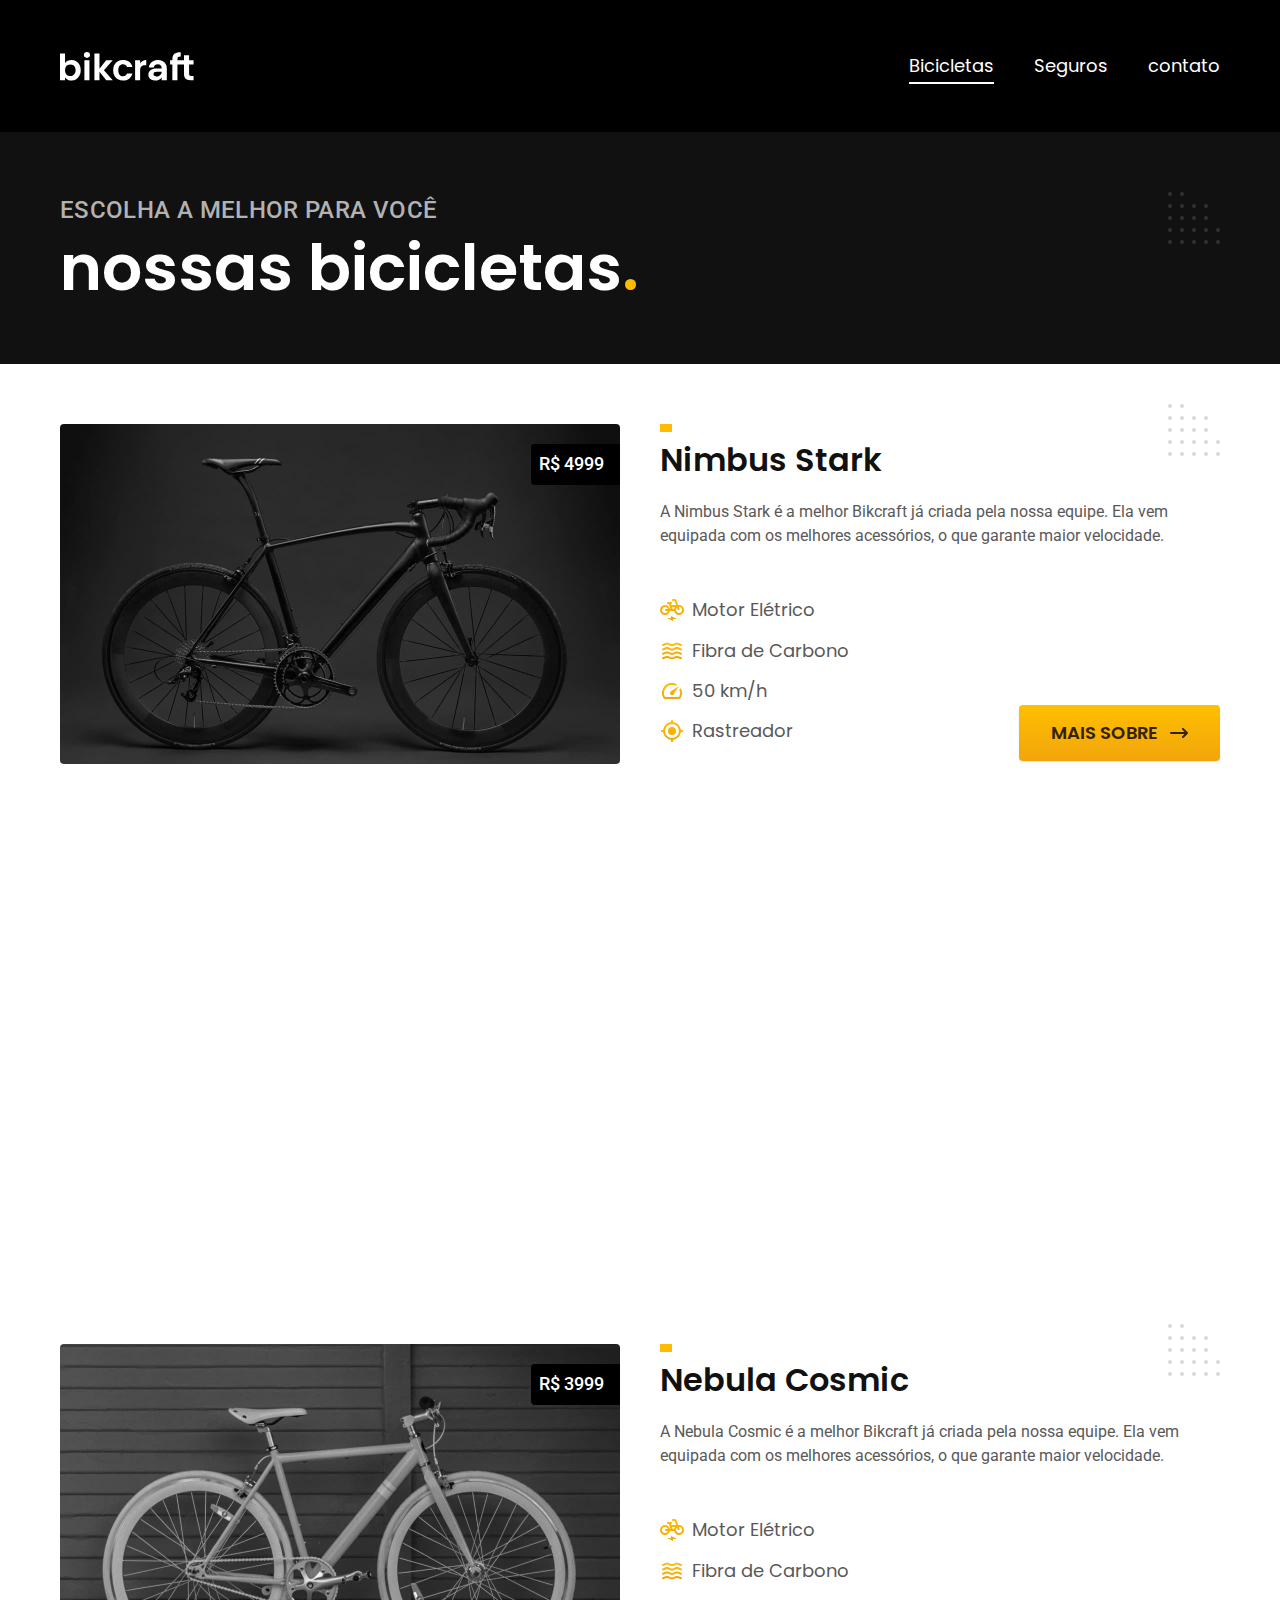
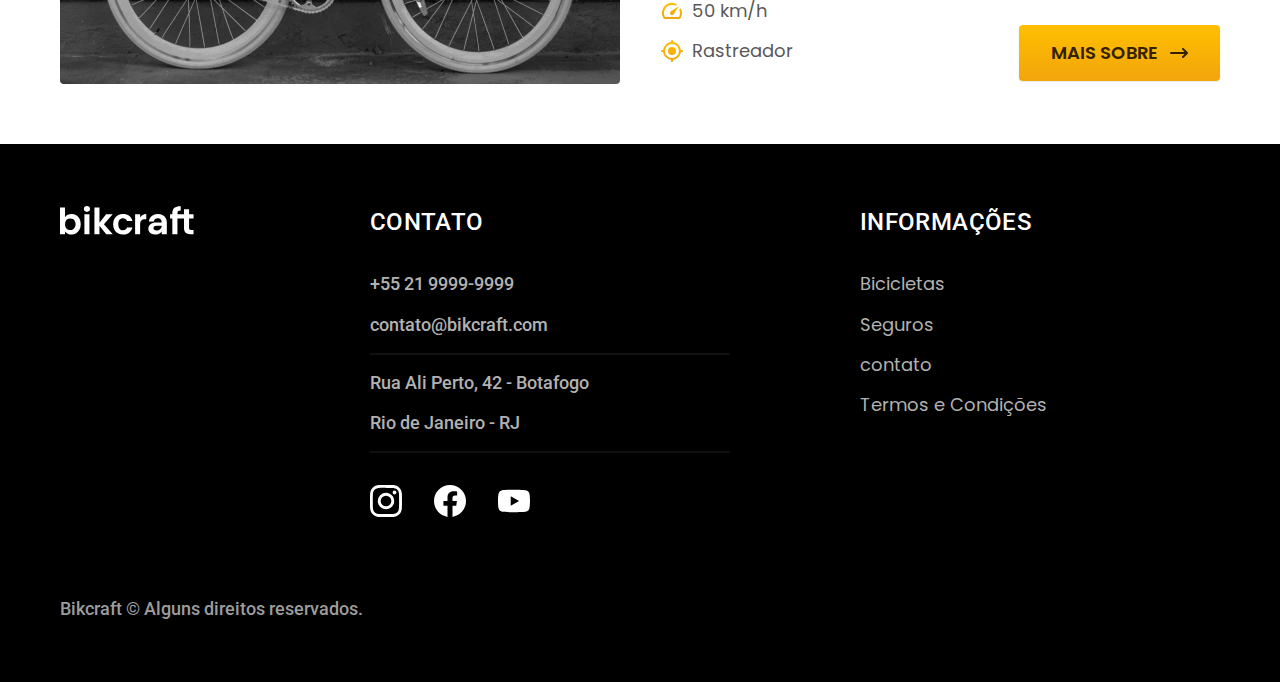
<file: bicicletas.html>
<!DOCTYPE html>
<html lang="pt-br">

<head>
  <link rel="preconnect" href="https://fonts.googleapis.com">
  <link rel="preconnect" href="https://fonts.gstatic.com" crossorigin>
  <meta charset="UTF-8">
  <meta name="viewport" content="width=device-width, initial-scale=1.0">
  <title>Bicicletas | Bikcraft</title>
  <meta name="description" content="Bicicletas">
  <link href="https://fonts.googleapis.com/css2?family=Merriweather:ital,wght@1,900&family=Poppins:wght@400;600&family=Roboto:wght@400;500&display=swap" rel="stylesheet">
  <link rel="icon" href="./favicon.svg" type="image/svg+xml">
  <link rel="preload" href="./css/style.min.css" as="style">
  <link rel="stylesheet" href="./css/style.min.css">
  <script>document.documentElement.classList.add('js')</script>
</head>

<body id="bicicletas">
  <header class="header-bg">
    <div class="header container">
      <a href="./"><img src="./img/bikcraft.svg" width="136" height="32" alt="Bikcraft"></a>

      <nav aria-label="primaria">
        <ul class="header-menu font-1-m cor-0">
          <li><a href="./bicicletas.html">Bicicletas</a></li>
          <li><a href="./seguros.html">Seguros</a></li>
          <li><a href="./contato.html">contato</a></li>
        </ul>
      </nav>
    </div>
  </header>

  <main>
    <div class="titulo-bg">
      <div class="titulo container">
        <p class="font-2-l-b cor-5 fadeInDown" data-anime="200">Escolha a melhor para você</p>
        <h1 class="font-1-xxl cor-0 fadeInDown" data-anime="400">nossas bicicletas<span class="cor-p1">.</span></h1>
      </div>
    </div>

    <div class="bicicletas container fadeInDown" data-anime="600">
      <div class="bicicletas-imagem">
        <img src="./img/bicicletas/nimbus.jpg" width="1120" height="680" alt="Bicicleta preta">
        <span class="font-2-m cor-0">R$ 4999</span>
      </div>
      <div class="bicicletas-conteudo">
        <h2 class="font-1-xl">Nimbus Stark</h2>
        <p class="font-2-s cor-8">A Nimbus Stark é a melhor Bikcraft já criada pela nossa equipe. Ela vem equipada com os melhores acessórios, o que garante maior velocidade.</p>
        <ul class="font-1-m cor-8">
          <li><img src="./img/icones/eletrica.svg" width="24" height="24" alt="">Motor Elétrico</li>
          <li><img src="./img/icones/carbono.svg" width="24" height="24" alt="">Fibra de Carbono</li>
          <li><img src="./img/icones/velocidade.svg" width="24" height="24" alt="">50 km/h</li>
          <li><img src="./img/icones/rastreador.svg" width="24" height="24" alt="">Rastreador</li>
        </ul>
        <a class="botao seta" href="./bicicletas/nimbus.html">Mais Sobre</a>
      </div>
    </div>

    <div class="bicicletas-bg fadeInDown" data-anime="800">
      <div class="bicicletas container">
        <div class="bicicletas-imagem">
          <img src="./img/bicicletas/magic.jpg" width="1120" height="680" alt="Bicicleta preta larga">
          <span class="font-2-m cor-0">R$ 2499</span>
        </div>
        <div class="bicicletas-conteudo">
          <h2 class="font-1-xl cor-0">Magic Might</h2>
          <p class="font-2-s cor-5">A Magic Might é a melhor Bikcraft já criada pela nossa equipe. Ela vem equipada com os melhores acessórios, o que garante maior velocidade.</p>
          <ul class="font-1-m cor-5">
            <li><img src="./img/icones/eletrica.svg" width="24" height="24" alt="">Motor Elétrico</li>
            <li><img src="./img/icones/carbono.svg" width="24" height="24" alt="">Fibra de Carbono</li>
            <li><img src="./img/icones/velocidade.svg" width="24" height="24" alt="">45 km/h</li>
            <li><img src="./img/icones/rastreador.svg" width="24" height="24" alt="">Rastreador</li>
          </ul>
          <a class="botao seta" href="./bicicletas/magic.html">Mais Sobre</a>
        </div>
      </div>
    </div>

    <div class="bicicletas container">
      <div class="bicicletas-imagem">
        <img src="./img/bicicletas/nebula.jpg" width="1120" height="680" alt="Bicicleta branca">
        <span class="font-2-m cor-0">R$ 3999</span>
      </div>
      <div class="bicicletas-conteudo">
        <h2 class="font-1-xl">Nebula Cosmic</h2>
        <p class="font-2-s cor-8">A Nebula Cosmic é a melhor Bikcraft já criada pela nossa equipe. Ela vem equipada com os melhores acessórios, o que garante maior velocidade.</p>
        <ul class="font-1-m cor-8">
          <li><img src="./img/icones/eletrica.svg" width="24" height="24" alt="">Motor Elétrico</li>
          <li><img src="./img/icones/carbono.svg" width="24" height="24" alt="">Fibra de Carbono</li>
          <li><img src="./img/icones/velocidade.svg" width="24" height="24" alt="">50 km/h</li>
          <li><img src="./img/icones/rastreador.svg" width="24" height="24" alt="">Rastreador</li>
        </ul>
        <a class="botao seta" href="./bicicletas/nebula.html">Mais Sobre</a>
      </div>
    </div>

  </main>

  <footer class="footer-bg">
    <div class="footer container">
      <img src="./img/bikcraft.svg" width="136" height="32" alt="Bikcraft">
      <div class="footer-contato">
        <h3 class="font-2-l-b cor-0">Contato</h3>
        <ul class="font-2-m cor-5">
          <li><a href="tel:+552199999999">+55 21 9999-9999</a></li>
          <li><a href="mailto:contato@bikcraft.com">contato@bikcraft.com</a></li>
          <li>Rua Ali Perto, 42 - Botafogo</li>
          <li>Rio de Janeiro - RJ</li>
        </ul>
        <div class="footer-redes">
          <a href="./"><img src="./img/redes/instagram.svg" width="32" height="32" alt="Instagram"></a>
          <a href="./"><img src="./img/redes/facebook.svg" width="32" height="32" alt="Facebook"></a>
          <a href="./"><img src="./img/redes/youtube.svg" width="32" height="32" alt="Youtube"></a>
        </div>
      </div>
      <div class="footer-informacoes">
        <h3 class="font-2-l-b cor-0">Informações</h3>
        <nav aria-label="secundaria">
          <ul class="font-1-m cor-5">
            <li><a href="./bicicletas.html">Bicicletas</a></li>
            <li><a href="./seguros.html">Seguros</a></li>
            <li><a href="./contato.html">contato</a></li>
            <li><a href="./termos.html">Termos e Condições</a></li>
          </ul>
        </nav>
      </div>
      <p class="footer-copy font-2-m cor-6">Bikcraft © Alguns direitos reservados.</p>
    </div>
  </footer>
  <script src="./js/plugins/simple-anime.js"></script>
  <script src="./js/script.js"></script>
</body>

</html>
</file>
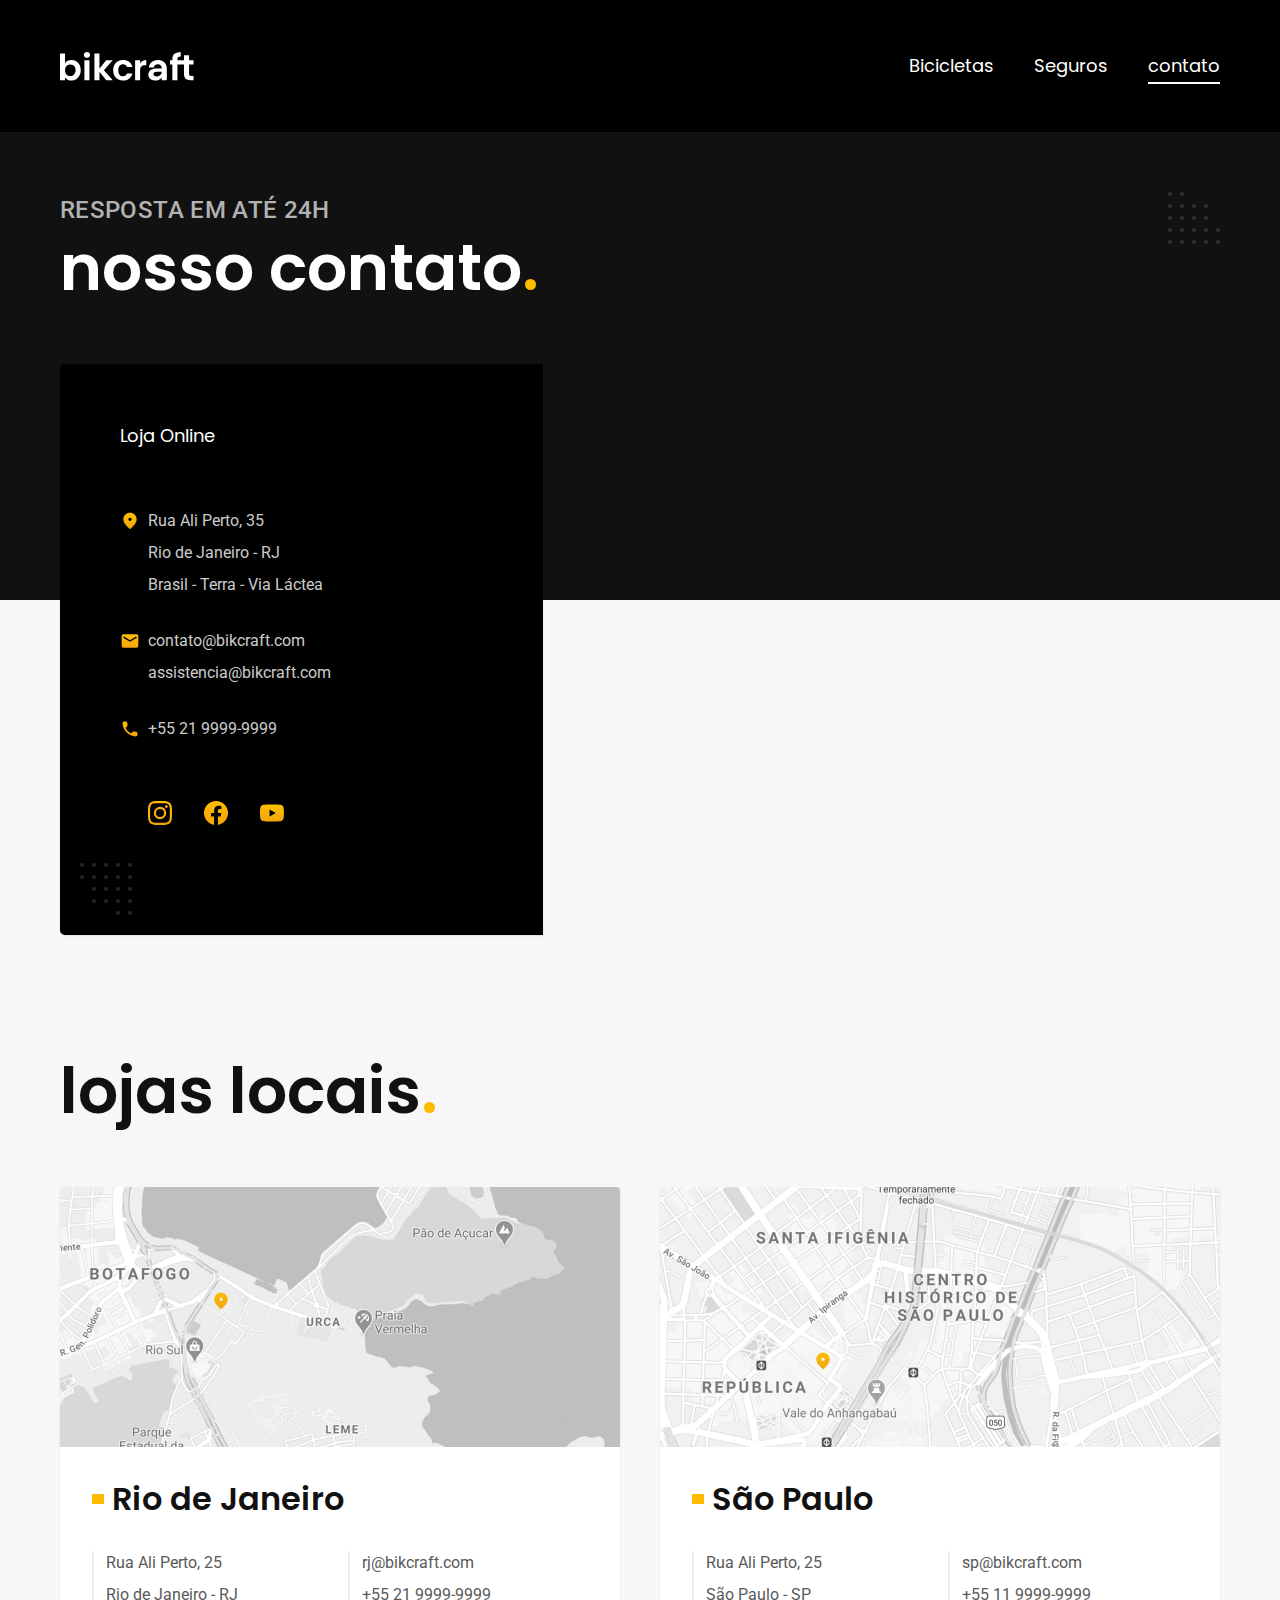
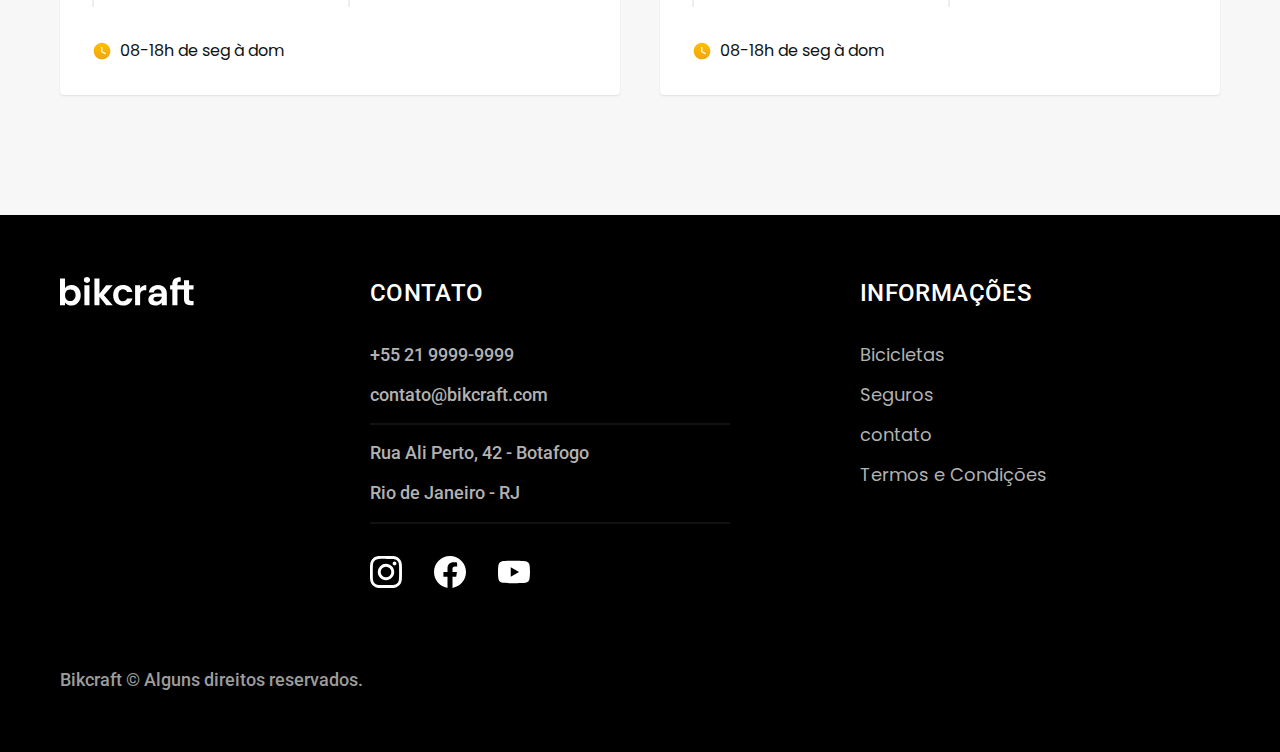
<file: contato.html>
<!DOCTYPE html>
<html lang="pt-br">

<head>
  <link rel="preconnect" href="https://fonts.googleapis.com">
  <link rel="preconnect" href="https://fonts.gstatic.com" crossorigin>
  <meta charset="UTF-8">
  <meta name="viewport" content="width=device-width, initial-scale=1.0">
  <title>Contato | Bikcraft</title>
  <meta name="description" content="Contato">
  <link href="https://fonts.googleapis.com/css2?family=Merriweather:ital,wght@1,900&family=Poppins:wght@400;600&family=Roboto:wght@400;500&display=swap" rel="stylesheet">
  <link rel="icon" href="./favicon.svg" type="image/svg+xml">
  <link rel="preload" href="./css/style.min.css" as="style">
  <link rel="stylesheet" href="./css/style.min.css">
  <script>document.documentElement.classList.add('js')</script>
</head>

<body id="contato">
  <header class="header-bg">
    <div class="header container">
      <a href="./"><img src="./img/bikcraft.svg" width="136" height="32" alt="Bikcraft"></a>

      <nav aria-label="primaria">
        <ul class="header-menu font-1-m cor-0">
          <li><a href="./bicicletas.html">Bicicletas</a></li>
          <li><a href="./seguros.html">Seguros</a></li>
          <li><a href="./contato.html">contato</a></li>
        </ul>
      </nav>
    </div>
  </header>

  <main>
    <div class="titulo-bg">
      <div class="titulo container">
        <p class="font-2-l-b cor-5 fadeInDown" data-anime="200">Resposta em até 24h</p>
        <h1 class="font-1-xxl cor-0 fadeInDown" data-anime="400">nosso contato<span class="cor-p1">.</span></h1>
      </div>
    </div>

    <div class="contato container">
      <section class="contato-dados fadeInLeft" aria-label="Endereço" data-anime="600">
        <h2 class="font-1-m cor-0">Loja Online</h2>
        <div class="contato-endereco font-2-s cor-4">
          <p>Rua Ali Perto, 35</p>
          <p>Rio de Janeiro - RJ</p>
          <p>Brasil - Terra - Via Láctea</p>
        </div>
        <address class="contato-meios font-2-s cor-4">
          <a href="mailto:contato@bikcraft.com">contato@bikcraft.com</a>
          <a href="mailto:assistencia@bikcraft.com">assistencia@bikcraft.com</a>
          <a href="tel:+552199999999">+55 21 9999-9999</a>
        </address>
        <div class="contato-redes">
          <a href="./"><img src="./img/redes/instagram-p.svg" width="24" height="24" alt="Instagram"></a>
          <a href="./"><img src="./img/redes/facebook-p.svg" width="24" height="24" alt="Facebook"></a>
          <a href="./"><img src="./img/redes/youtube-p.svg" width="24" height="24" alt="Youtube"></a>
        </div>
      </section>
      <section class="contato-formulario fadeInRight" aria-label="Formulário" data-anime="800">
        <form class="form" action="./contato.html">
          <div>
            <label for="nome">Nome</label>
            <input type="text" id="nome" name="nome" placeholder="Seu nome">
          </div>
          <div>
            <label for="telefone">Telefone</label>
            <input type="number" id="telefone" name="telefone" placeholder="(21) 9999-9999">
          </div>
          <div class="col-2">
            <label for="email">Email</label>
            <input type="email" id="email" name="email" placeholder="contato@email.com">
          </div>
          <div class="col-2">
            <label for="mensagem">Mensagem</label>
            <textarea rows="5" id="mensagem" name="mensagem" placeholder="O que você precisa?"></textarea>
          </div>
          <button class="botao col-2">Enviar Mensagem</button>
        </form>
      </section>
    </div>
  </main>

  <article class="lojas container">
    <h2 class="font-1-xxl">lojas locais<span class="cor-p1">.</span></h2>
    <div class="lojas-item">
      <img src="./img/lojas/rj.jpg" width="1120" height="520" alt="Mapa marcando o endereço em Rua Ali Perto, 25 - Rio de Janeiro - RJ">
      <div class="lojas-conteudo">
        <h3 class="font-1-xl">Rio de Janeiro</h3>
        <div class="lojas-dados font-2-s cor-8">
          <p>Rua Ali Perto, 25</p>
          <p>Rio de Janeiro - RJ</p>
        </div>
        <div class="lojas-dados font-2-s cor-8">
          <a href="mailto:rj@bikcraft.com">rj@bikcraft.com</a>
          <a href="tel:+552199999999">+55 21 9999-9999</a>
        </div>
        <p class="lojas-tempo font-1-s"><img src="./img/icones/horario.svg" width="20" height="20" alt="">08-18h de seg à dom</p>
      </div>
    </div>

    <div class="lojas-item">
      <img src="./img/lojas/sp.jpg" width="1120" height="520" alt="Mapa marcando o endereço em Rua Ali Perto, 25 - Rio de São Paulo - SP">
      <div class="lojas-conteudo">
        <h3 class="font-1-xl">São Paulo</h3>
        <div class="lojas-dados font-2-s cor-8">
          <p>Rua Ali Perto, 25</p>
          <p>São Paulo - SP</p>
        </div>
        <div class="lojas-dados font-2-s cor-8">
          <a href="mailto:sp@bikcraft.com">sp@bikcraft.com</a>
          <a href="tel:+551199999999">+55 11 9999-9999</a>
        </div>
        <p class="lojas-tempo font-1-s"><img src="./img/icones/horario.svg" width="20" height="20" alt="">08-18h de seg à dom</p>
      </div>
    </div>
  </article>

  <footer class="footer-bg">
    <div class="footer container">
      <img src="./img/bikcraft.svg" width="136" height="32" alt="Bikcraft">
      <div class="footer-contato">
        <h3 class="font-2-l-b cor-0">Contato</h3>
        <ul class="font-2-m cor-5">
          <li><a href="tel:+552199999999">+55 21 9999-9999</a></li>
          <li><a href="mailto:contato@bikcraft.com">contato@bikcraft.com</a></li>
          <li>Rua Ali Perto, 42 - Botafogo</li>
          <li>Rio de Janeiro - RJ</li>
        </ul>
        <div class="footer-redes">
          <a href="./"><img src="./img/redes/instagram.svg" width="32" height="32" alt="Instagram"></a>
          <a href="./"><img src="./img/redes/facebook.svg" width="32" height="32" alt="Facebook"></a>
          <a href="./"><img src="./img/redes/youtube.svg" width="32" height="32" alt="Youtube"></a>
        </div>
      </div>
      <div class="footer-informacoes">
        <h3 class="font-2-l-b cor-0">Informações</h3>
        <nav aria-label="secundaria">
          <ul class="font-1-m cor-5">
            <li><a href="./bicicletas.html">Bicicletas</a></li>
            <li><a href="./seguros.html">Seguros</a></li>
            <li><a href="./contato.html">contato</a></li>
            <li><a href="./termos.html">Termos e Condições</a></li>
          </ul>
        </nav>
      </div>
      <p class="footer-copy font-2-m cor-6">Bikcraft © Alguns direitos reservados.</p>
    </div>
  </footer>
  <script src="./js/plugins/simple-anime.js"></script>
  <script src="./js/script.js"></script>
</body>

</html>
</file>
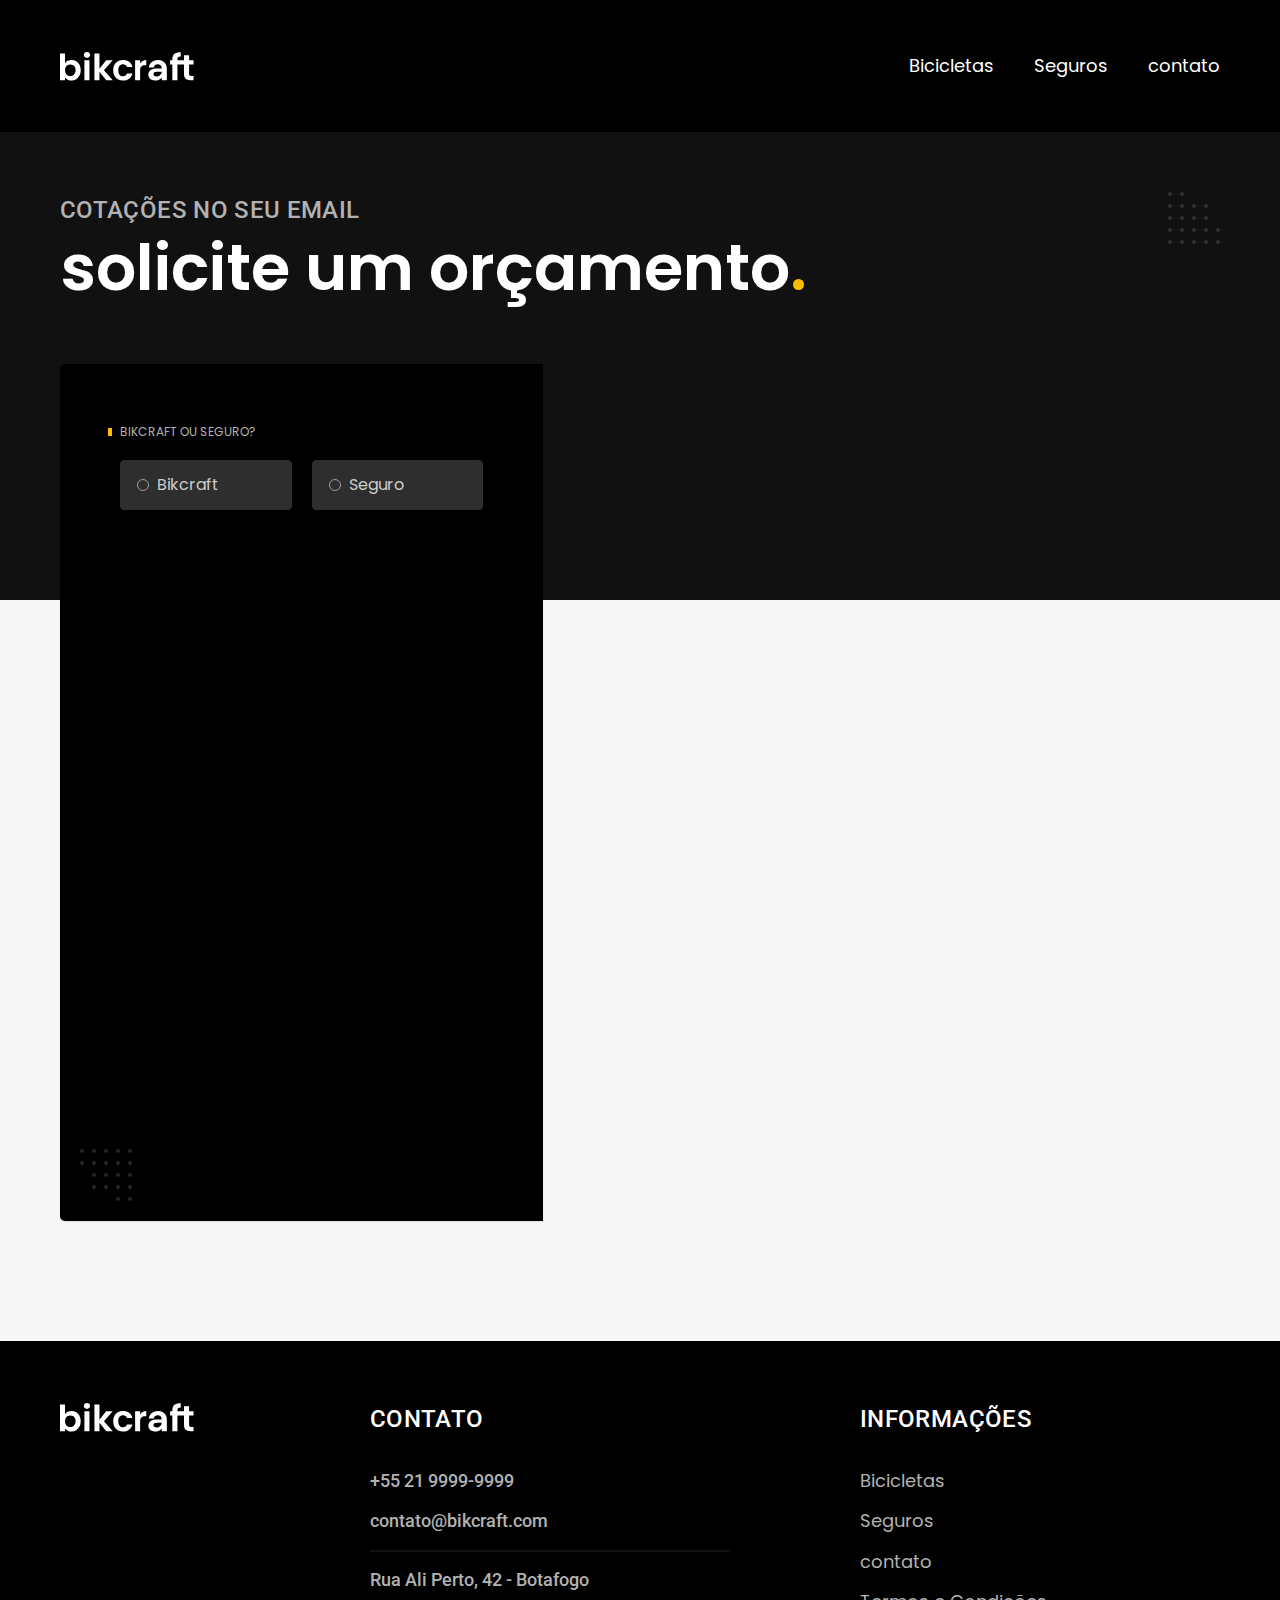
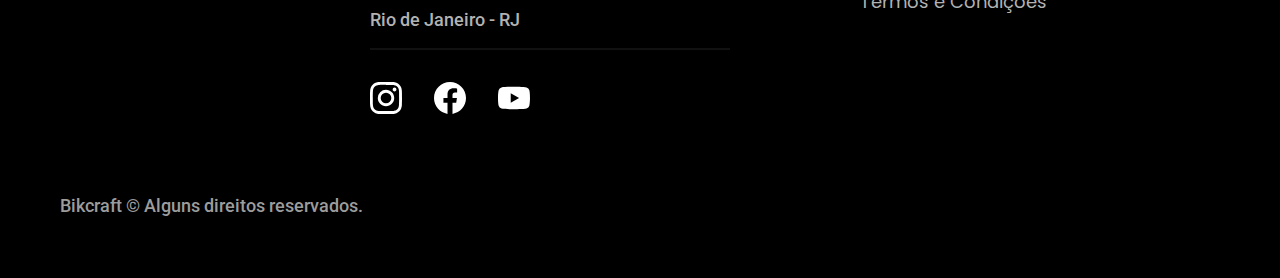
<file: orcamento.html>
<!DOCTYPE html>
<html lang="pt-br">

<head>
  <link rel="preconnect" href="https://fonts.googleapis.com">
  <link rel="preconnect" href="https://fonts.gstatic.com" crossorigin>
  <meta charset="UTF-8">
  <meta name="viewport" content="width=device-width, initial-scale=1.0">
  <title>Orçamento | Bikcraft</title>
  <meta name="description" content="Orçamento">
  <link href="https://fonts.googleapis.com/css2?family=Merriweather:ital,wght@1,900&family=Poppins:wght@400;600&family=Roboto:wght@400;500&display=swap" rel="stylesheet">
  <link rel="icon" href="./favicon.svg" type="image/svg+xml">
  <link rel="preload" href="./css/style.min.css" as="style">
  <link rel="stylesheet" href="./css/style.min.css">
  <script>document.documentElement.classList.add('js')</script>
</head>

<body id="orcamento">
  <header class="header-bg">
    <div class="header container">
      <a href="./"><img src="./img/bikcraft.svg" width="136" height="32" alt="Bikcraft"></a>

      <nav aria-label="primaria">
        <ul class="header-menu font-1-m cor-0">
          <li><a href="./bicicletas.html">Bicicletas</a></li>
          <li><a href="./seguros.html">Seguros</a></li>
          <li><a href="./contato.html">contato</a></li>
        </ul>
      </nav>
    </div>
  </header>

  <main>
    <div class="titulo-bg">
      <div class="titulo container">
        <p class="font-2-l-b cor-5 fadeInDown" data-anime="200">Cotações no seu email</p>
        <h1 class="font-1-xxl cor-0 fadeInDown" data-anime="400">solicite um orçamento<span class="cor-p1">.</span></h1>
      </div>
    </div>

    <form class="orcamento container" action="./">
      <div class="orcamento-produto fadeInLeft" data-anime="600">
        <h2 class="font-1-xs cor-5">Bikcraft ou Seguro?</h2>

        <input type="radio" name="tipo" value="bikcraft" id="bikcraft">
        <label for="bikcraft">Bikcraft</label>

        <input type="radio" name="tipo" value="seguro" id="seguro">
        <label for="seguro">Seguro</label>

        <div class="orcamento-conteudo" id="orcamento-bikcraft">
          <h2 class="font-1-xs cor-5">Escolha a sua</h2>

          <input type="radio" name="produto" value="nimbus" id="nimbus">
          <label for="nimbus">Nimbus Stark <span>R$ 4999</span></label>
          <div class="orcamento-detalhes">
            <ul class="font-1-xs cor-8">
              <li><img src="./img/icones/eletrica.svg" width="24" height="24" alt=""> Motor Elétrico</li>
              <li><img src="./img/icones/carbono.svg" width="24" height="24" alt=""> Fibra de Carbono</li>
              <li><img src="./img/icones/velocidade.svg" width="24" height="24" alt=""> 50 km/h</li>
              <li><img src="./img/icones/rastreador.svg" width="24" height="24" alt=""> Rastreador</li>
            </ul>
            <img src="./img/bicicletas/nimbus.jpg" width="1120" height="680" alt="Bicicleta preta">
          </div>

          <input type="radio" name="produto" value="magic" id="magic">
          <label for="magic">Magic Might <span>R$ 2499</span></label>
          <div class="orcamento-detalhes">
            <ul class="font-1-xs cor-8">
              <li><img src="./img/icones/eletrica.svg" width="24" height="24" alt=""> Motor Elétrico</li>
              <li><img src="./img/icones/carbono.svg" width="24" height="24" alt=""> Fibra de Carbono</li>
              <li><img src="./img/icones/velocidade.svg" width="24" height="24" alt=""> 45 km/h</li>
              <li><img src="./img/icones/rastreador.svg" width="24" height="24" alt=""> Rastreador</li>
            </ul>
            <img src="./img/bicicletas/magic.jpg" width="1120" height="680" alt="Bicicleta preta larga">
          </div>

          <input type="radio" name="produto" value="nebula" id="nebula">
          <label for="nebula">Nebula Cosmic <span>R$ 3999</span></label>
          <div class="orcamento-detalhes">
            <ul class="font-1-xs cor-8">
              <li><img src="./img/icones/eletrica.svg" width="24" height="24" alt=""> Motor Elétrico</li>
              <li><img src="./img/icones/carbono.svg" width="24" height="24" alt=""> Fibra de Carbono</li>
              <li><img src="./img/icones/velocidade.svg" width="24" height="24" alt=""> 40 km/h</li>
              <li><img src="./img/icones/rastreador.svg" width="24" height="24" alt=""> Rastreador</li>
            </ul>
            <img src="./img/bicicletas/nebula.jpg" width="1120" height="680" alt="Bicicleta branca">
          </div>
        </div>

        <div class="orcamento-conteudo" id="orcamento-seguro">
          <h2 class="font-1-xs cor-5">Escolha o plano</h2>

          <input type="radio" name="produto" value="prata" id="prata">
          <label for="prata">Prata <span>R$ 199</span></label>

          <input type="radio" name="produto" value="ouro" id="ouro">
          <label for="ouro">Ouro <span>R$ 299</span></label>
        </div>
      </div>

      <div class="orcamento-dados form fadeInRight" data-anime="800">
        <h2 class="font-1-xs cor-9 col-2">dados pessoais</h2>
        <div>
          <label for="nome">Nome</label>
          <input type="text" id="nome" name="nome" required>
        </div>
        <div>
          <label for="sobrenome">Sobrenome</label>
          <input type="text" id="sobrenome" name="sobrenome" required>
        </div>
        <div class="col-2">
          <label for="cpf">CPF</label>
          <input type="number" id="cpf" name="cpf" placeholder="000.000.000-00" required>
        </div>
        <div class="col-2">
          <label for="email">Email</label>
          <input type="email" id="email" name="email" placeholder="contato@email.com" required>
        </div>

        <h2 class="font-1-xs cor-9 col-2">entrega</h2>
        <div>
          <label for="numero">Número</label>
          <input type="number" id="numero" name="numero" placeholder="+55 21 9999-9999" required>
        </div>
        <div>
          <label for="estado">Estado</label>
          <select name="estado" id="estado">
            <option value="estado"></option>
          </select>
        </div>
        <div>
          <label for="cidade">Cidade</label>
          <select name="cidade" id="cidade" required>
            <option value="cidade"></option>
          </select>
        </div>
        <div>
          <label for="cep">CEP</label>
          <input type="number" id="cep" name="cep" placeholder="59500-000" required>
        </div>
        <div>
          <label for="bairro">Bairro</label>
          <input type="text" id="bairro" name="bairro" required>
        </div>
        <div>
          <label for="logradouro">Logradouro</label>
          <input type="text" id="logradouro" name="logradouro" placeholder="Rua, Avenida">
        </div>
        <button class="botao col-2">Solicitar Orçamento</button>
      </div>
    </form>
  </main>

  <footer class="footer-bg">
    <div class="footer container">
      <img src="./img/bikcraft.svg" width="136" height="32" alt="Bikcraft">
      <div class="footer-contato">
        <h3 class="font-2-l-b cor-0">Contato</h3>
        <ul class="font-2-m cor-5">
          <li><a href="tel:+552199999999">+55 21 9999-9999</a></li>
          <li><a href="mailto:contato@bikcraft.com">contato@bikcraft.com</a></li>
          <li>Rua Ali Perto, 42 - Botafogo</li>
          <li>Rio de Janeiro - RJ</li>
        </ul>
        <div class="footer-redes">
          <a href="./"><img src="./img/redes/instagram.svg" width="32" height="32" alt="Instagram"></a>
          <a href="./"><img src="./img/redes/facebook.svg" width="32" height="32" alt="Facebook"></a>
          <a href="./"><img src="./img/redes/youtube.svg" width="32" height="32" alt="Youtube"></a>
        </div>
      </div>
      <div class="footer-informacoes">
        <h3 class="font-2-l-b cor-0">Informações</h3>
        <nav aria-label="secundaria">
          <ul class="font-1-m cor-5">
            <li><a href="./bicicletas.html">Bicicletas</a></li>
            <li><a href="./seguros.html">Seguros</a></li>
            <li><a href="./contato.html">contato</a></li>
            <li><a href="./termos.html">Termos e Condições</a></li>
          </ul>
        </nav>
      </div>
      <p class="footer-copy font-2-m cor-6">Bikcraft © Alguns direitos reservados.</p>
    </div>
  </footer>
  <script src="./js/plugins/simple-anime.js"></script>
  <script src="./js/script.js"></script>
</body>

</html>
</file>
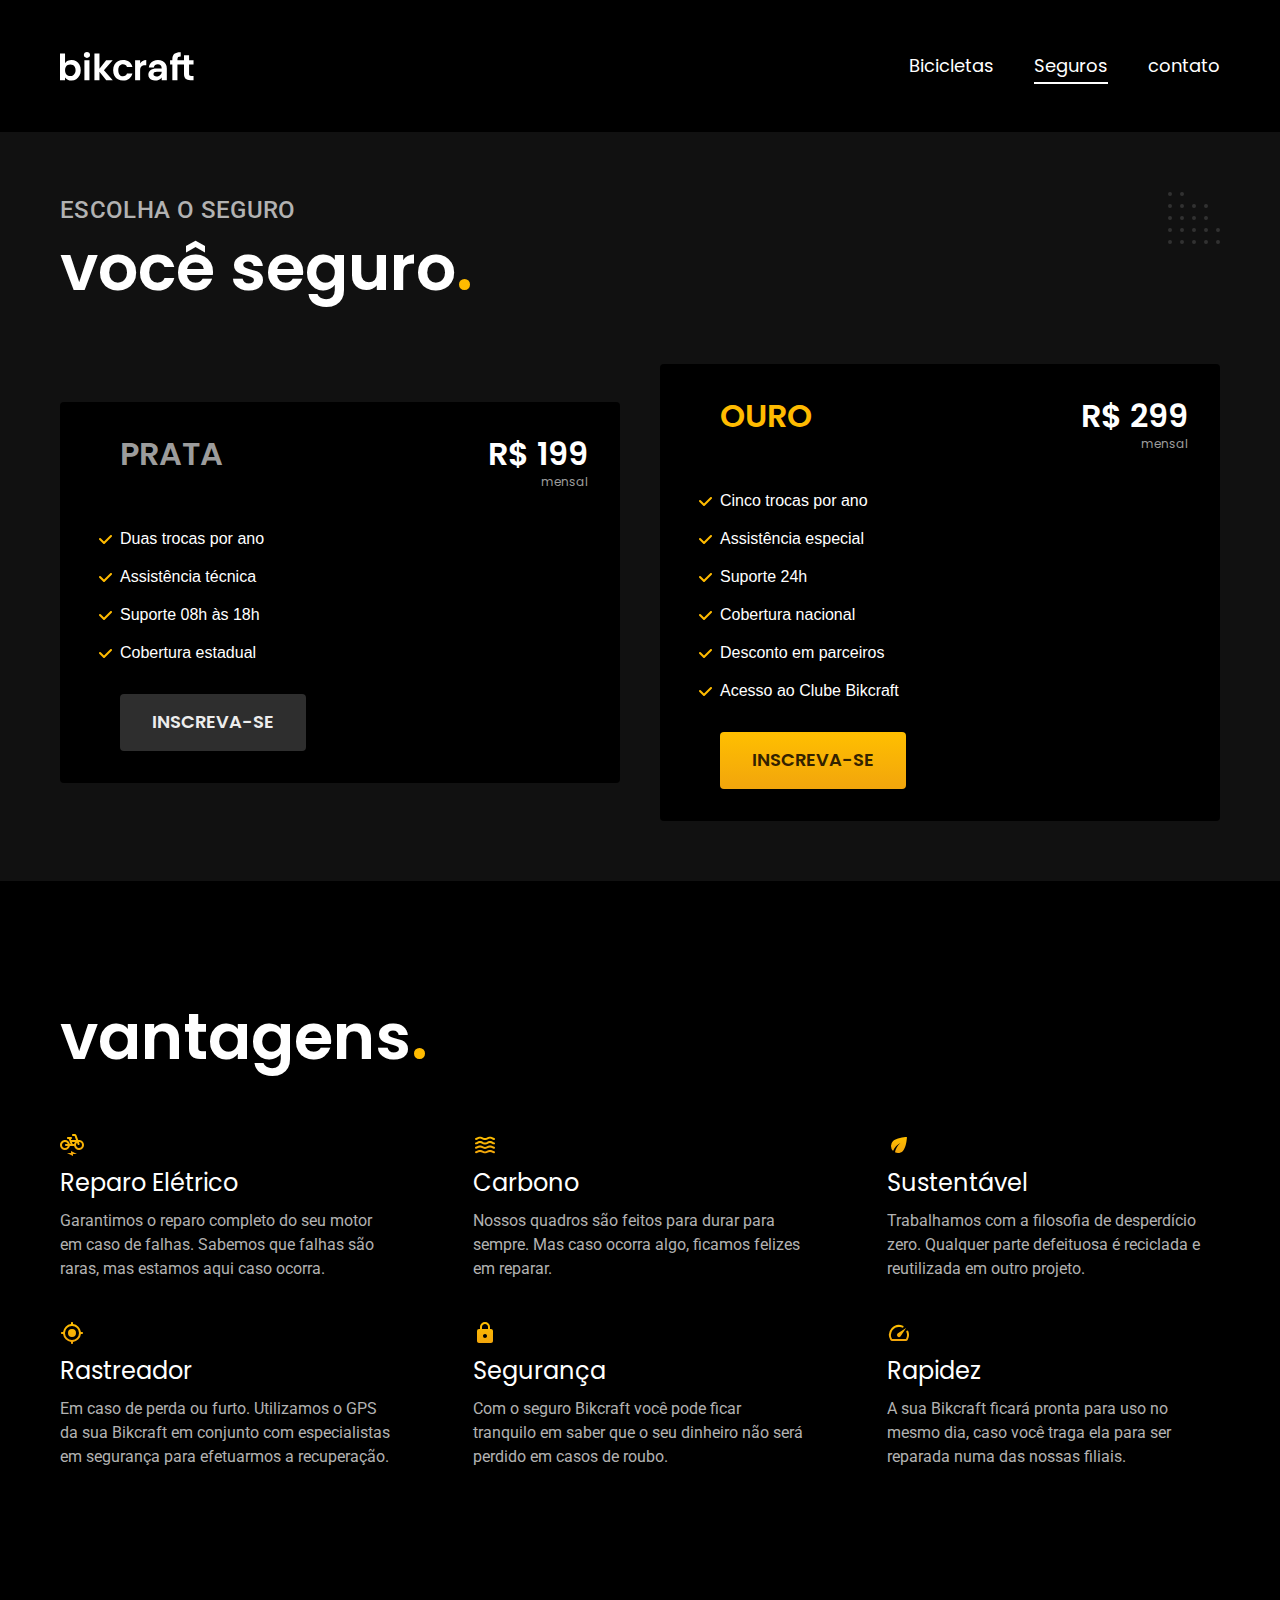
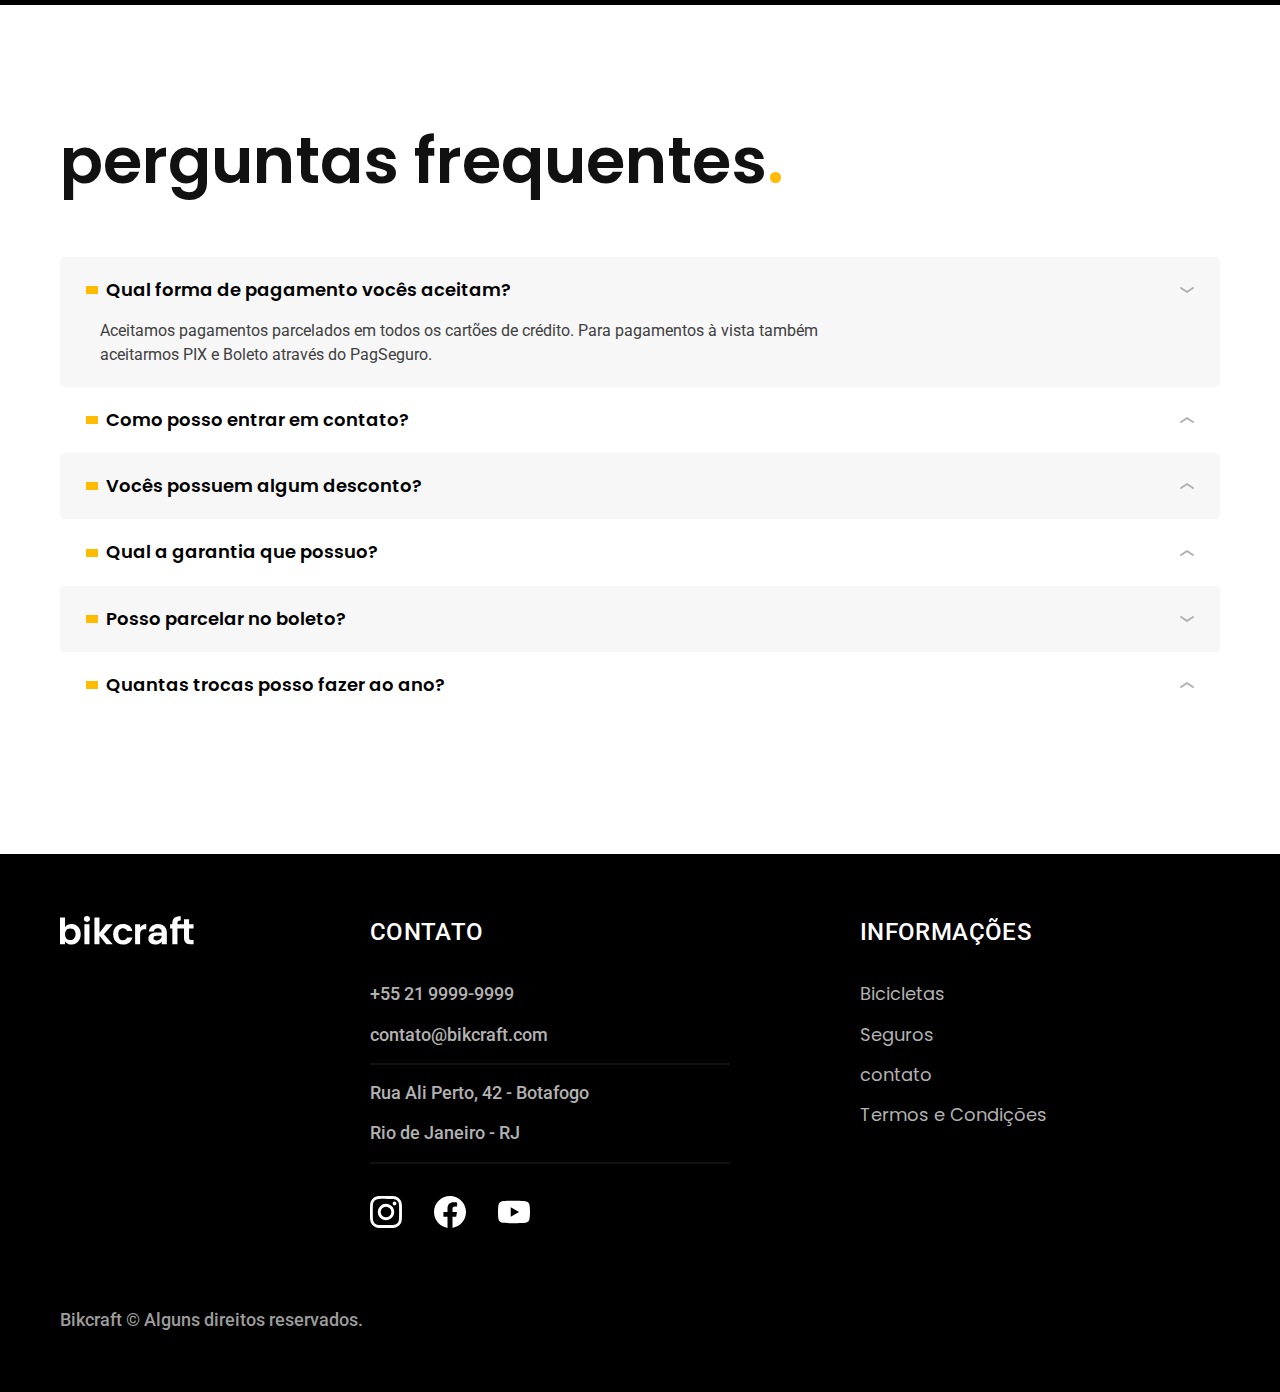
<file: seguros.html>
<!DOCTYPE html>
<html lang="pt-br">

<head>
  <link rel="preconnect" href="https://fonts.googleapis.com">
  <link rel="preconnect" href="https://fonts.gstatic.com" crossorigin>
  <meta charset="UTF-8">
  <meta name="viewport" content="width=device-width, initial-scale=1.0">
  <title>Seguros | Bikcraft</title>
  <meta name="description" content="Seguros">
  <link href="https://fonts.googleapis.com/css2?family=Merriweather:ital,wght@1,900&family=Poppins:wght@400;600&family=Roboto:wght@400;500&display=swap" rel="stylesheet">
  <link rel="icon" href="./favicon.svg" type="image/svg+xml">
  <link rel="preload" href="./css/style.min.css" as="style">
  <link rel="stylesheet" href="./css/style.min.css">
  <script>document.documentElement.classList.add('js')</script>
</head>

<body id="seguros">
  <header class="header-bg">
    <div class="header container">
      <a href="./"><img src="./img/bikcraft.svg" width="136" height="32" alt="Bikcraft"></a>

      <nav aria-label="primaria">
        <ul class="header-menu font-1-m cor-0">
          <li><a href="./bicicletas.html">Bicicletas</a></li>
          <li><a href="./seguros.html">Seguros</a></li>
          <li><a href="./contato.html">contato</a></li>
        </ul>
      </nav>
    </div>
  </header>

  <main class="seguros-bg">
    <div class="titulo-bg">
      <div class="titulo container">
        <p class="font-2-l-b cor-5">Escolha o seguro</p>
        <h1 class="font-1-xxl cor-0">você seguro<span class="cor-p1">.</span></h1>
      </div>
    </div>

    <div class="seguros container fadeInLeft" data-anime="200">
      <div class="seguros-item">
        <h3 class="font-1-xl cor-6">PRATA</h3>
        <span class="font-1-xl cor-0">R$ 199 <span class="font-1-xs cor-6">mensal</span></span>
        <ul class="font-2m cor-0">
          <li>Duas trocas por ano</li>
          <li>Assistência técnica</li>
          <li>Suporte 08h às 18h</li>
          <li>Cobertura estadual</li>
        </ul>
        <a class="botao secundario" href="./orcamento.html?tipo=seguro&produto=prata">Inscreva-se</a>
      </div>

      <div class="seguros-item fadeInRight" data-anime="400">
        <h3 class="font-1-xl cor-p1">OURO</h3>
        <span class="font-1-xl cor-0">R$ 299 <span class="font-1-xs cor-6">mensal</span></span>
        <ul class="font-2m cor-0">
          <li>Cinco trocas por ano</li>
          <li>Assistência especial</li>
          <li>Suporte 24h</li>
          <li>Cobertura nacional</li>
          <li>Desconto em parceiros</li>
          <li>Acesso ao Clube Bikcraft</li>
        </ul>
        <a class="botao" href="./orcamento.html?tipo=seguro&produto=ouro">Inscreva-se</a>
      </div>
    </div>
  </main>

  <article class="vantagens-bg">
    <div class="vantagens container">
      <h2 class="font-1-xxl cor-0">vantagens<span class="cor-p1">.</span></h2>
      <ul>
        <li>
          <img src="./img/icones/eletrica.svg" width="24" height="24" alt="">
          <h3 class="font-1-l cor-0">Reparo Elétrico</h3>
          <p class="font-2-s cor-5">Garantimos o reparo completo do seu motor em caso de falhas. Sabemos que falhas são raras, mas estamos aqui caso ocorra.</p>
        </li>
        <li>
          <img src="./img/icones/carbono.svg" width="24" height="24" alt="">
          <h3 class="font-1-l cor-0">Carbono</h3>
          <p class="font-2-s cor-5">Nossos quadros são feitos para durar para sempre. Mas caso ocorra algo, ficamos felizes em reparar.</p>
        </li>
        <li>
          <img src="./img/icones/sustentavel.svg" width="24" height="24" alt="">
          <h3 class="font-1-l cor-0">Sustentável</h3>
          <p class="font-2-s cor-5">Trabalhamos com a filosofia de desperdício zero. Qualquer parte defeituosa é reciclada e reutilizada em outro projeto.</p>
        </li>
        <li>
          <img src="./img/icones/rastreador.svg" width="24" height="24" alt="">
          <h3 class="font-1-l cor-0">Rastreador</h3>
          <p class="font-2-s cor-5">Em caso de perda ou furto. Utilizamos o GPS da sua Bikcraft em conjunto com especialistas em segurança para efetuarmos a recuperação.</p>
        </li>
        <li>
          <img src="./img/icones/seguro.svg" width="24" height="24" alt="">
          <h3 class="font-1-l cor-0">Segurança</h3>
          <p class="font-2-s cor-5">Com o seguro Bikcraft você pode ficar tranquilo em saber que o seu dinheiro não será perdido em casos de roubo.</p>
        </li>
        <li>
          <img src="./img/icones/velocidade.svg" width="24" height="24" alt="">
          <h3 class="font-1-l cor-0">Rapidez</h3>
          <p class="font-2-s cor-5">A sua Bikcraft ficará pronta para uso no mesmo dia, caso você traga ela para ser reparada numa das nossas filiais.</p>
        </li>
      </ul>
    </div>
  </article>

  <article class="perguntas container">
    <h2 class="font-1-xxl">perguntas frequentes<span class="cor-p1">.</span></h2>
    <dl>
      <div>
        <dt><button class="font-1-m-b" aria-controls="pergunta1" aria-expanded="true">Qual forma de pagamento vocês aceitam?</button></dt>
        <dd id="pergunta1" class="font-2-s cor-9 ativa">Aceitamos pagamentos parcelados em todos os cartões de crédito. Para pagamentos à vista também aceitarmos PIX e Boleto através do PagSeguro.</dd>
      </div>
      <div>
        <dt><button class="font-1-m-b" aria-controls="pergunta2" aria-expanded="false">Como posso entrar em contato?</button></dt>
        <dd id="pergunta2" class="font-2-s cor-9">Aceitamos pagamentos parcelados em todos os cartões de crédito. Para pagamentos à vista também aceitarmos PIX e Boleto através do PagSeguro.</dd>
      </div>
      <div>
        <dt><button class="font-1-m-b" aria-controls="pergunta3" aria-expanded="false">Vocês possuem algum desconto?</button></dt>
        <dd id="pergunta3" class="font-2-s cor-9">Aceitamos pagamentos parcelados em todos os cartões de crédito. Para pagamentos à vista também aceitarmos PIX e Boleto através do PagSeguro.</dd>
      </div>
      <div>
        <dt><button class="font-1-m-b" aria-controls="pergunta4" aria-expanded="false">Qual a garantia que possuo?</button></dt>
        <dd id="pergunta4" class="font-2-s cor-9">Aceitamos pagamentos parcelados em todos os cartões de crédito. Para pagamentos à vista também aceitarmos PIX e Boleto através do PagSeguro.</dd>
      </div>
      <div>
        <dt><button class="font-1-m-b" aria-controls="pergunta5" aria-expanded="true">Posso parcelar no boleto?</button></dt>
        <dd id="pergunta5" class="font-2-s cor-9">Aceitamos pagamentos parcelados em todos os cartões de crédito. Para pagamentos à vista também aceitarmos PIX e Boleto através do PagSeguro.</dd>
      </div>
      <div>
        <dt><button class="font-1-m-b" aria-controls="pergunta6" aria-expanded="false">Quantas trocas posso fazer ao ano?</button></dt>
        <dd id="pergunta6" class="font-2-s cor-9">Aceitamos pagamentos parcelados em todos os cartões de crédito. Para pagamentos à vista também aceitarmos PIX e Boleto através do PagSeguro.</dd>
      </div>
    </dl>
  </article>

  <footer class="footer-bg">
    <div class="footer container">
      <img src="./img/bikcraft.svg" width="136" height="32" alt="Bikcraft">
      <div class="footer-contato">
        <h3 class="font-2-l-b cor-0">Contato</h3>
        <ul class="font-2-m cor-5">
          <li><a href="tel:+552199999999">+55 21 9999-9999</a></li>
          <li><a href="mailto:contato@bikcraft.com">contato@bikcraft.com</a></li>
          <li>Rua Ali Perto, 42 - Botafogo</li>
          <li>Rio de Janeiro - RJ</li>
        </ul>
        <div class="footer-redes">
          <a href="./"><img src="./img/redes/instagram.svg" width="32" height="32" alt="Instagram"></a>
          <a href="./"><img src="./img/redes/facebook.svg" width="32" height="32" alt="Facebook"></a>
          <a href="./"><img src="./img/redes/youtube.svg" width="32" height="32" alt="Youtube"></a>
        </div>
      </div>
      <div class="footer-informacoes">
        <h3 class="font-2-l-b cor-0">Informações</h3>
        <nav aria-label="secundaria">
          <ul class="font-1-m cor-5">
            <li><a href="./bicicletas.html">Bicicletas</a></li>
            <li><a href="./seguros.html">Seguros</a></li>
            <li><a href="./contato.html">contato</a></li>
            <li><a href="./termos.html">Termos e Condições</a></li>
          </ul>
        </nav>
      </div>
      <p class="footer-copy font-2-m cor-6">Bikcraft © Alguns direitos reservados.</p>
    </div>
  </footer>
  <script src="./js/plugins/simple-anime.js"></script>
  <script src="./js/script.js"></script>
</body>

</html>
</file>
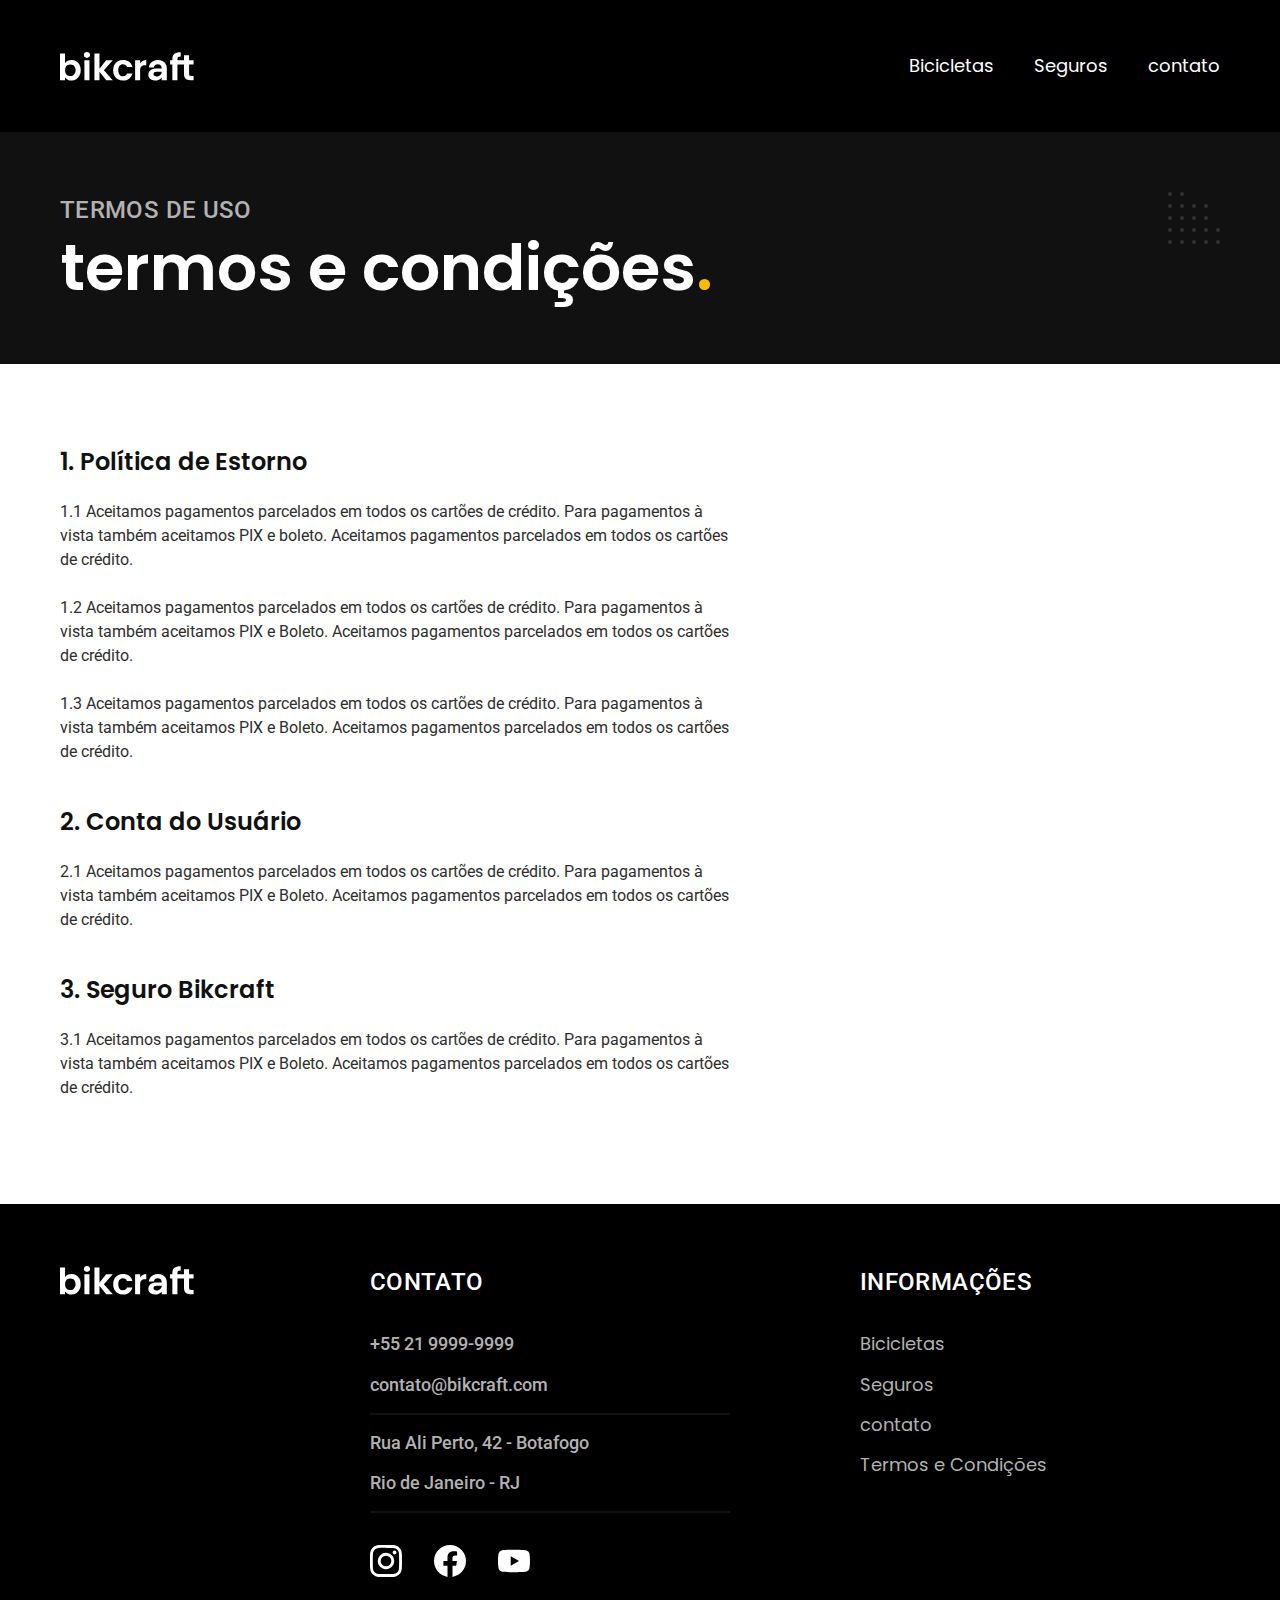
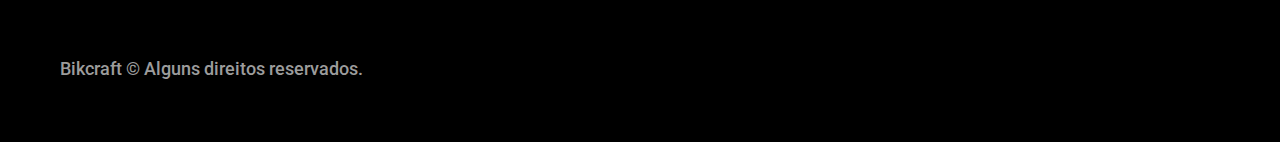
<file: termos.html>
<!DOCTYPE html>
<html lang="pt-br">

<head>
  <link rel="preconnect" href="https://fonts.googleapis.com">
  <link rel="preconnect" href="https://fonts.gstatic.com" crossorigin>
  <meta charset="UTF-8">
  <meta name="viewport" content="width=device-width, initial-scale=1.0">
  <title>Termos e Condições | Bikcraft</title>
  <meta name="description" content="Termos e condições">
  <link href="https://fonts.googleapis.com/css2?family=Merriweather:ital,wght@1,900&family=Poppins:wght@400;600&family=Roboto:wght@400;500&display=swap" rel="stylesheet">
  <link rel="icon" href="./favicon.svg" type="image/svg+xml">
  <link rel="preload" href="./css/style.min.css" as="style">
  <link rel="stylesheet" href="./css/style.min.css">
  <script>document.documentElement.classList.add('js')</script>
</head>

<body id="termos">
  <header class="header-bg">
    <div class="header container">
      <a href="./"><img src="./img/bikcraft.svg" width="136" height="32" alt="Bikcraft"></a>

      <nav aria-label="primaria">
        <ul class="header-menu font-1-m cor-0">
          <li><a href="./bicicletas.html">Bicicletas</a></li>
          <li><a href="./seguros.html">Seguros</a></li>
          <li><a href="./contato.html">contato</a></li>
        </ul>
      </nav>
    </div>
  </header>

  <main>
    <div class="titulo-bg">
      <div class="titulo container">
        <p class="font-2-l-b cor-5 fadeInDown" data-anime="200">Termos de uso</p>
        <h1 class="font-1-xxl cor-0 fadeInDown" data-anime="400">termos e condições<span class="cor-p1">.</span></h1>
      </div>
    </div>

    <div class="termos font-2-s cor-10 container fadeInDown" data-anime="600">
      <h2 class="font-1-l cor-11">1. Política de Estorno</h2>
      <p>1.1 Aceitamos pagamentos parcelados em todos os cartões de crédito. Para pagamentos à vista também aceitamos PIX e boleto. Aceitamos pagamentos parcelados em todos os cartões de crédito.</p>
      <p>1.2 Aceitamos pagamentos parcelados em todos os cartões de crédito. Para pagamentos à vista também aceitamos PIX e Boleto. Aceitamos pagamentos parcelados em todos os cartões de crédito.</p>
      <p>1.3 Aceitamos pagamentos parcelados em todos os cartões de crédito. Para pagamentos à vista também aceitamos PIX e Boleto. Aceitamos pagamentos parcelados em todos os cartões de crédito.</p>
      <h2 class="font-1-l cor-11">2. Conta do Usuário</h2>
      <p>2.1 Aceitamos pagamentos parcelados em todos os cartões de crédito. Para pagamentos à vista também aceitamos PIX e Boleto. Aceitamos pagamentos parcelados em todos os cartões de crédito.</p>
      <h2 class="font-1-l cor-11">3. Seguro Bikcraft</h2>
      <p>3.1 Aceitamos pagamentos parcelados em todos os cartões de crédito. Para pagamentos à vista também aceitamos PIX e Boleto. Aceitamos pagamentos parcelados em todos os cartões de crédito.</p>
    </div>
  </main>

  <footer class="footer-bg">
    <div class="footer container">
      <img src="./img/bikcraft.svg" width="136" height="32" alt="Bikcraft">
      <div class="footer-contato">
        <h3 class="font-2-l-b cor-0">Contato</h3>
        <ul class="font-2-m cor-5">
          <li><a href="tel:+552199999999">+55 21 9999-9999</a></li>
          <li><a href="mailto:contato@bikcraft.com">contato@bikcraft.com</a></li>
          <li>Rua Ali Perto, 42 - Botafogo</li>
          <li>Rio de Janeiro - RJ</li>
        </ul>
        <div class="footer-redes">
          <a href="./"><img src="./img/redes/instagram.svg" width="32" height="32" alt="Instagram"></a>
          <a href="./"><img src="./img/redes/facebook.svg" width="32" height="32" alt="Facebook"></a>
          <a href="./"><img src="./img/redes/youtube.svg" width="32" height="32" alt="Youtube"></a>
        </div>
      </div>
      <div class="footer-informacoes">
        <h3 class="font-2-l-b cor-0">Informações</h3>
        <nav aria-label="secundaria">
          <ul class="font-1-m cor-5">
            <li><a href="./bicicletas.html">Bicicletas</a></li>
            <li><a href="./seguros.html">Seguros</a></li>
            <li><a href="./contato.html">contato</a></li>
            <li><a href="./termos.html">Termos e Condições</a></li>
          </ul>
        </nav>
      </div>
      <p class="footer-copy font-2-m cor-6">Bikcraft © Alguns direitos reservados.</p>
    </div>
  </footer>
  <script src="./js/plugins/simple-anime.js"></script>
  <script src="./js/script.js"></script>
</body>

</html>
</file>
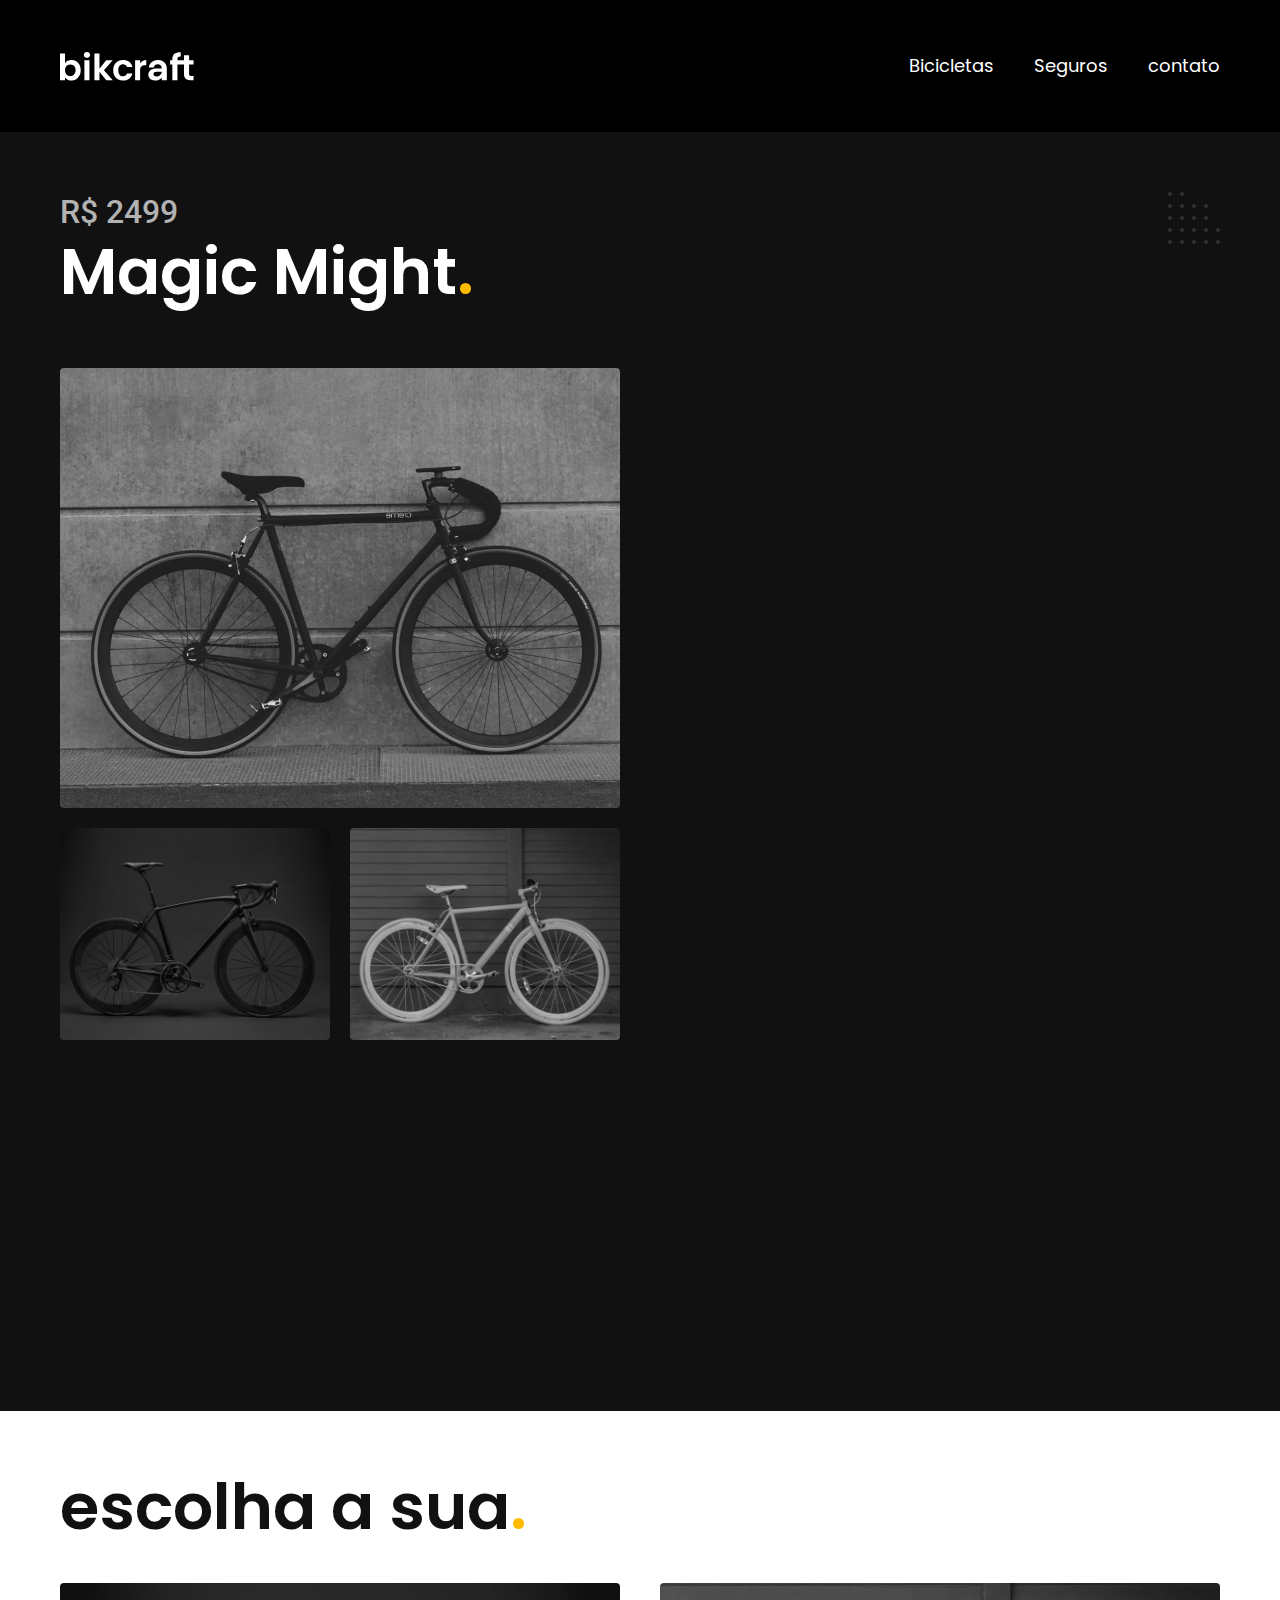
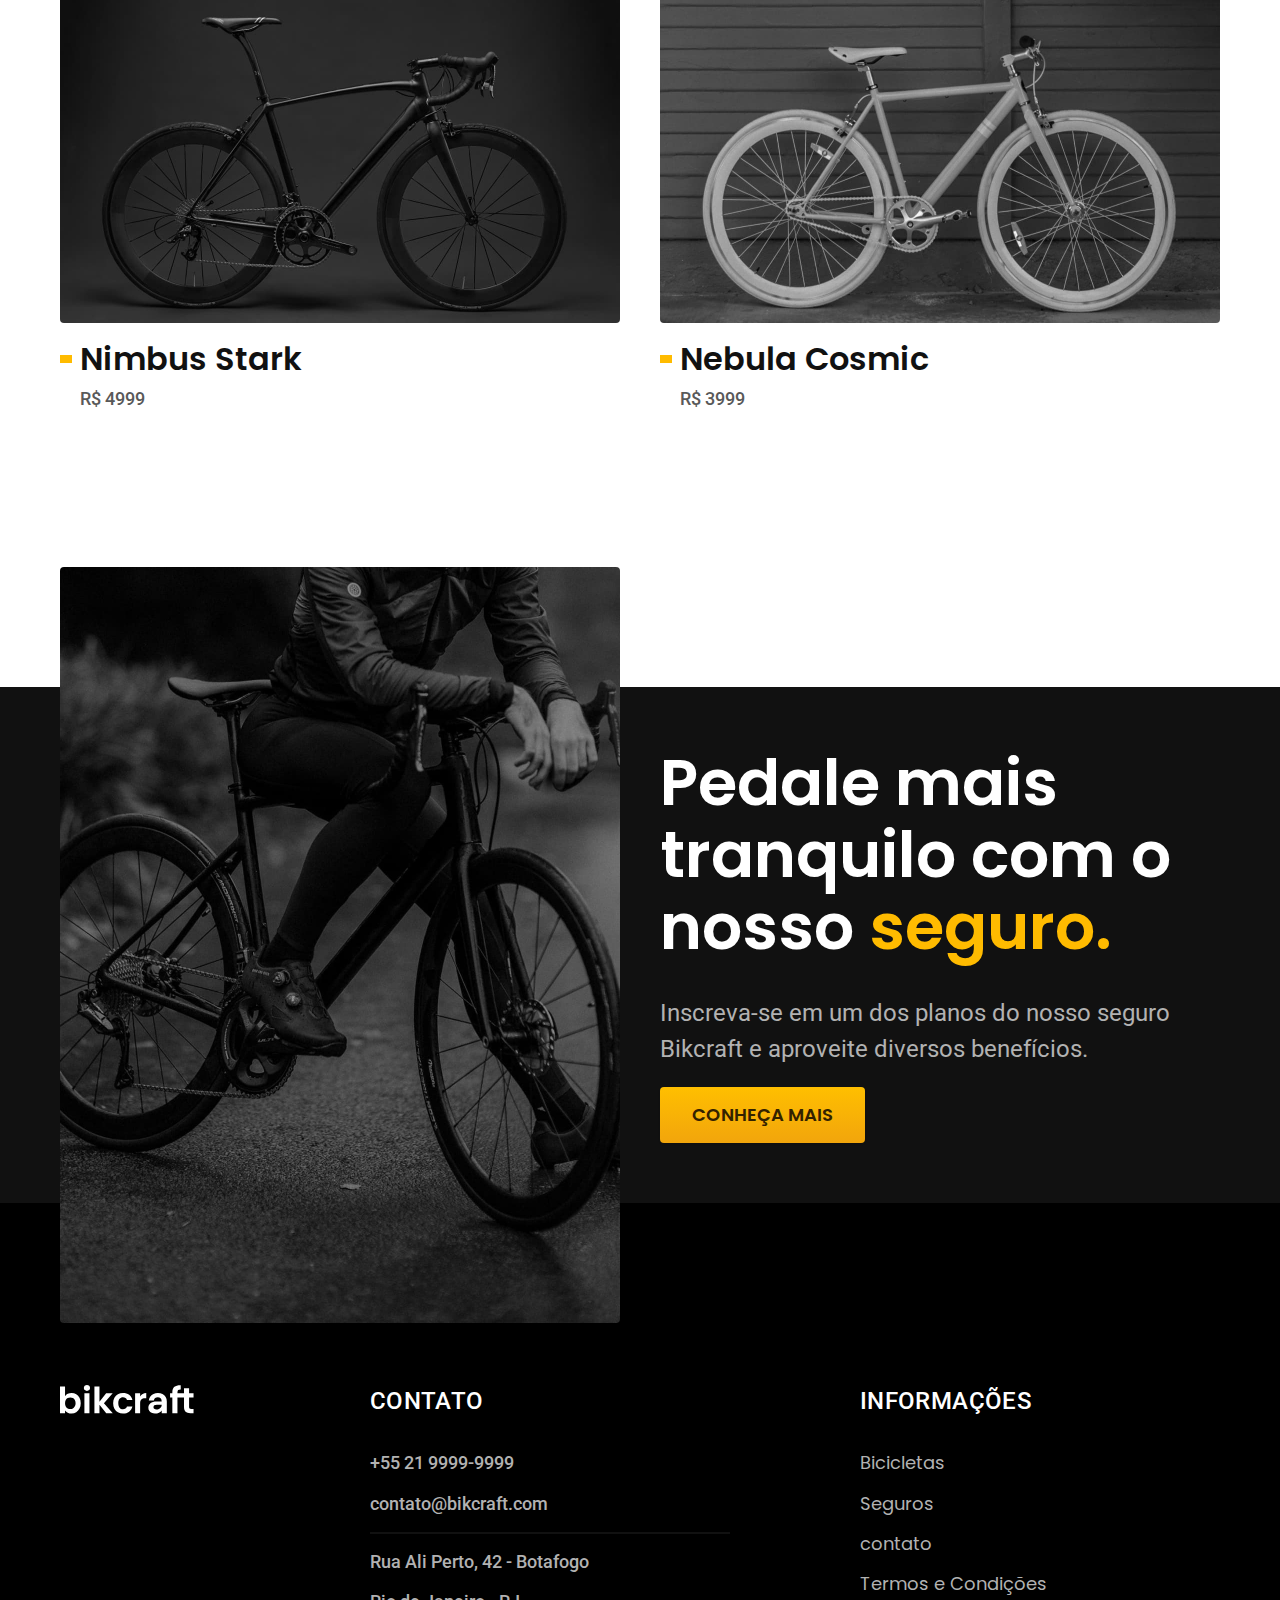
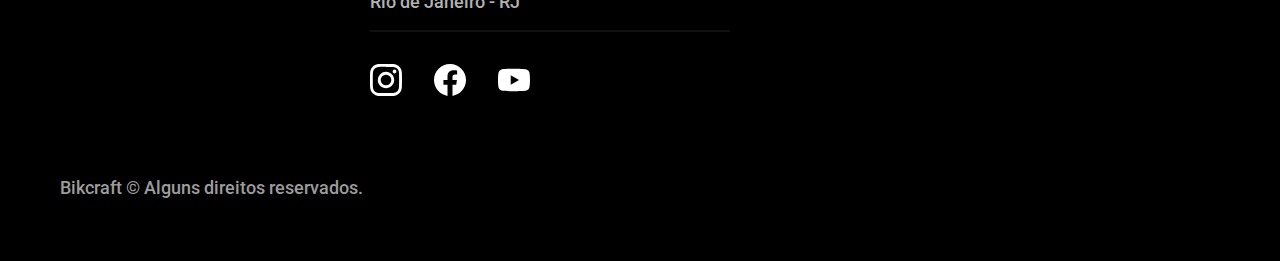
<file: bicicletas/magic.html>
<!DOCTYPE html>
<html lang="pt-br">

<head>
  <link rel="preconnect" href="https://fonts.googleapis.com">
  <link rel="preconnect" href="https://fonts.gstatic.com" crossorigin>
  <meta charset="UTF-8">
  <meta name="viewport" content="width=device-width, initial-scale=1.0">
  <title>Magic Might | Bikcraft</title>
  <meta name="description" content="Magic Might">
  <link href="https://fonts.googleapis.com/css2?family=Merriweather:ital,wght@1,900&family=Poppins:wght@400;600&family=Roboto:wght@400;500&display=swap" rel="stylesheet">
  <link rel="icon" href="../favicon.svg" type="image/svg+xml">
  <link rel="preload" href="../css/style.min.css" as="style">
  <link rel="stylesheet" href="../css/style.min.css">
  <script>document.documentElement.classList.add('js')</script>
</head>

<body id="bicicleta">
  <header class="header-bg">
    <div class="header container">
      <a href="../"><img src="../img/bikcraft.svg" width="136" height="32" alt="Bikcraft"></a>

      <nav aria-label="primaria">
        <ul class="header-menu font-1-m cor-0">
          <li><a href="../bicicletas.html">Bicicletas</a></li>
          <li><a href="../seguros.html">Seguros</a></li>
          <li><a href="../contato.html">contato</a></li>
        </ul>
      </nav>
    </div>
  </header>

  <main class="titulo-bg">
    <div>
      <div class="titulo container">
        <p class="font-2-xl cor-5 fadeInDown" data-anime="200">R$ 2499</p>
        <h1 class="font-1-xxl cor-0 fadeInDown" data-anime="400">Magic Might<span class="cor-p1">.</span></h1>
      </div>
    </div>
    <div class="bicicleta container">
      <div class="bicicleta-imagens fadeInLeft" data-anime="600">
        <img src="../img/bicicleta/nimbus2.jpg" width="1120" height="880" alt="Bicicleta Preta larga">
        <img src="../img/bicicleta/nimbus1.jpg" width="1120" height="880" alt="Bicicleta Preta">
        <img src="../img/bicicleta/nimbus3.jpg" width="1120" height="880" alt="Bicicleta Branca">
      </div>
      <div class="bicicleta-conteudo fadeInRight" data-anime="800">
        <p class="font-2-l cor-5">A Magic Might é a melhor Bikcraft já criada pela nossa equipe. Ela vem equipada com os melhores acessórios, o que garante maior velocidade.</p>
        <div class="bicicleta-comprar">
          <a class="botao" href="../orcamento.html?tipo=bikcraft&produto=magic">Comprar Agora</a>
          <span class="font-1-xs cor-6"><img src="../img/icones/entrega.svg" width="16" height="16" alt=""> entrega em 5 dias</span>
          <span class="font-1-xs cor-6"><img src="../img/icones/estoque.svg" width="16" height="16" alt=""> 18 em estoque</span>
        </div>

        <h2 class="font-1-xs cor-0">Informações</h2>
        <ul class="bicicleta-informacoes">
          <li>
            <img src="../img/icones/eletrica.svg" width="24" height="24" alt="">
            <h3 class="font-1-m cor-0">Motor Elétrico</h3>
            <p class="font-2-xs cor-5">Permite você viajar distâncias inimagináveis com a sua bike.</p>
          </li>
          <li>
            <img src="../img/icones/velocidade.svg" width="24" height="24" alt="">
            <h3 class="font-1-m cor-0">45 km/h</h3>
            <p class="font-2-xs cor-5">A mais rápida bicicleta elétrica disponível hoje no mercado.</p>
          </li>
          <li>
            <img src="../img/icones/rastreador.svg" width="24" height="24" alt="">
            <h3 class="font-1-m cor-0">Rastreador</h3>
            <p class="font-2-xs cor-5">Rastreador e sistema anti-furto para garantir o seu sossego.</p>
          </li>
          <li>
            <img src="../img/icones/carbono.svg" width="24" height="24" alt="">
            <h3 class="font-1-m cor-0">Fibra de Carbono</h3>
            <p class="font-2-xs cor-5">Maior proteção possível para a sua Bikcraft com fibra de carbono.</p>
          </li>
        </ul>
        <h2 class="font-1-xs cor-0">Ficha técnica</h2>
        <ul class="bicicleta-ficha font-2-s cor-4">
          <li>Peso <span>9 kg</span></li>
          <li>Altura <span>60 cm</span></li>
          <li>Largura <span>120 cm</span></li>
          <li>Profundidade <span>10 cm</span></li>
          <li>Marchas <span>16</span></li>
          <li>Roda <span>29</span></li>
        </ul>
      </div>
    </div>
  </main>

  <article class="bicicletas-lista container">
    <h2 class="font-1-xxl">escolha a sua<span class="cor-p1">.</span></h2>

    <ul>
      <li>
        <a href="./nimbus.html">
          <img src="../img/bicicletas/nimbus.jpg" width="1120" height="680" alt="Bicicleta preta">
          <h3 class="font-1-xl">Nimbus Stark</h3>
          <span class="font-2-m cor-8">R$ 4999</span>
        </a>
      </li>
      <li>
        <a href="./nebula.html">
          <img src="../img/bicicletas/nebula.jpg" width="1120" height="680" alt="Bicicleta branca">
          <h3 class="font-1-xl">Nebula Cosmic</h3>
          <span class="font-2-m cor-8">R$ 3999</span>
        </a>
      </li>
    </ul>
  </article>

  <article class="seguro-bg">
    <div class="seguro container">
      <div class="seguro-imagem">
        <img src="../img/fotos/seguros.jpg" width="1360" height="1512" alt="Pessoa parada em cima de uma bicicleta.">
      </div>
      <div class="seguro-conteudo">
        <h2 class="font-1-xxl cor-0">Pedale mais tranquilo com o nosso <span class="cor-p1">seguro.</span></h2>
        <p class="font-2-l cor-5">Inscreva-se em um dos planos do nosso seguro Bikcraft e aproveite diversos benefícios.</p>
        <a class="botao" href="../seguros.html">Conheça Mais</a>
      </div>
    </div>
  </article>

  <footer class="footer-bg">
    <div class="footer container">
      <img src="../img/bikcraft.svg" width="136" height="32" alt="Bikcraft">
      <div class="footer-contato">
        <h3 class="font-2-l-b cor-0">Contato</h3>
        <ul class="font-2-m cor-5">
          <li><a href="tel:+552199999999">+55 21 9999-9999</a></li>
          <li><a href="mailto:contato@bikcraft.com">contato@bikcraft.com</a></li>
          <li>Rua Ali Perto, 42 - Botafogo</li>
          <li>Rio de Janeiro - RJ</li>
        </ul>
        <div class="footer-redes">
          <a href="./"><img src="../img/redes/instagram.svg" width="32" height="32" alt="Instagram"></a>
          <a href="./"><img src="../img/redes/facebook.svg" width="32" height="32" alt="Facebook"></a>
          <a href="./"><img src="../img/redes/youtube.svg" width="32" height="32" alt="Youtube"></a>
        </div>
      </div>
      <div class="footer-informacoes">
        <h3 class="font-2-l-b cor-0">Informações</h3>
        <nav aria-label="secundaria">
          <ul class="font-1-m cor-5">
            <li><a href="../bicicletas.html">Bicicletas</a></li>
            <li><a href="../seguros.html">Seguros</a></li>
            <li><a href="../contato.html">contato</a></li>
            <li><a href="../termos.html">Termos e Condições</a></li>
          </ul>
        </nav>
      </div>
      <p class="footer-copy font-2-m cor-6">Bikcraft © Alguns direitos reservados.</p>
    </div>
  </footer>
  <script src="../js/plugins/simple-anime.js"></script>
  <script src="../js/script.js"></script>
</body>

</html>
</file>
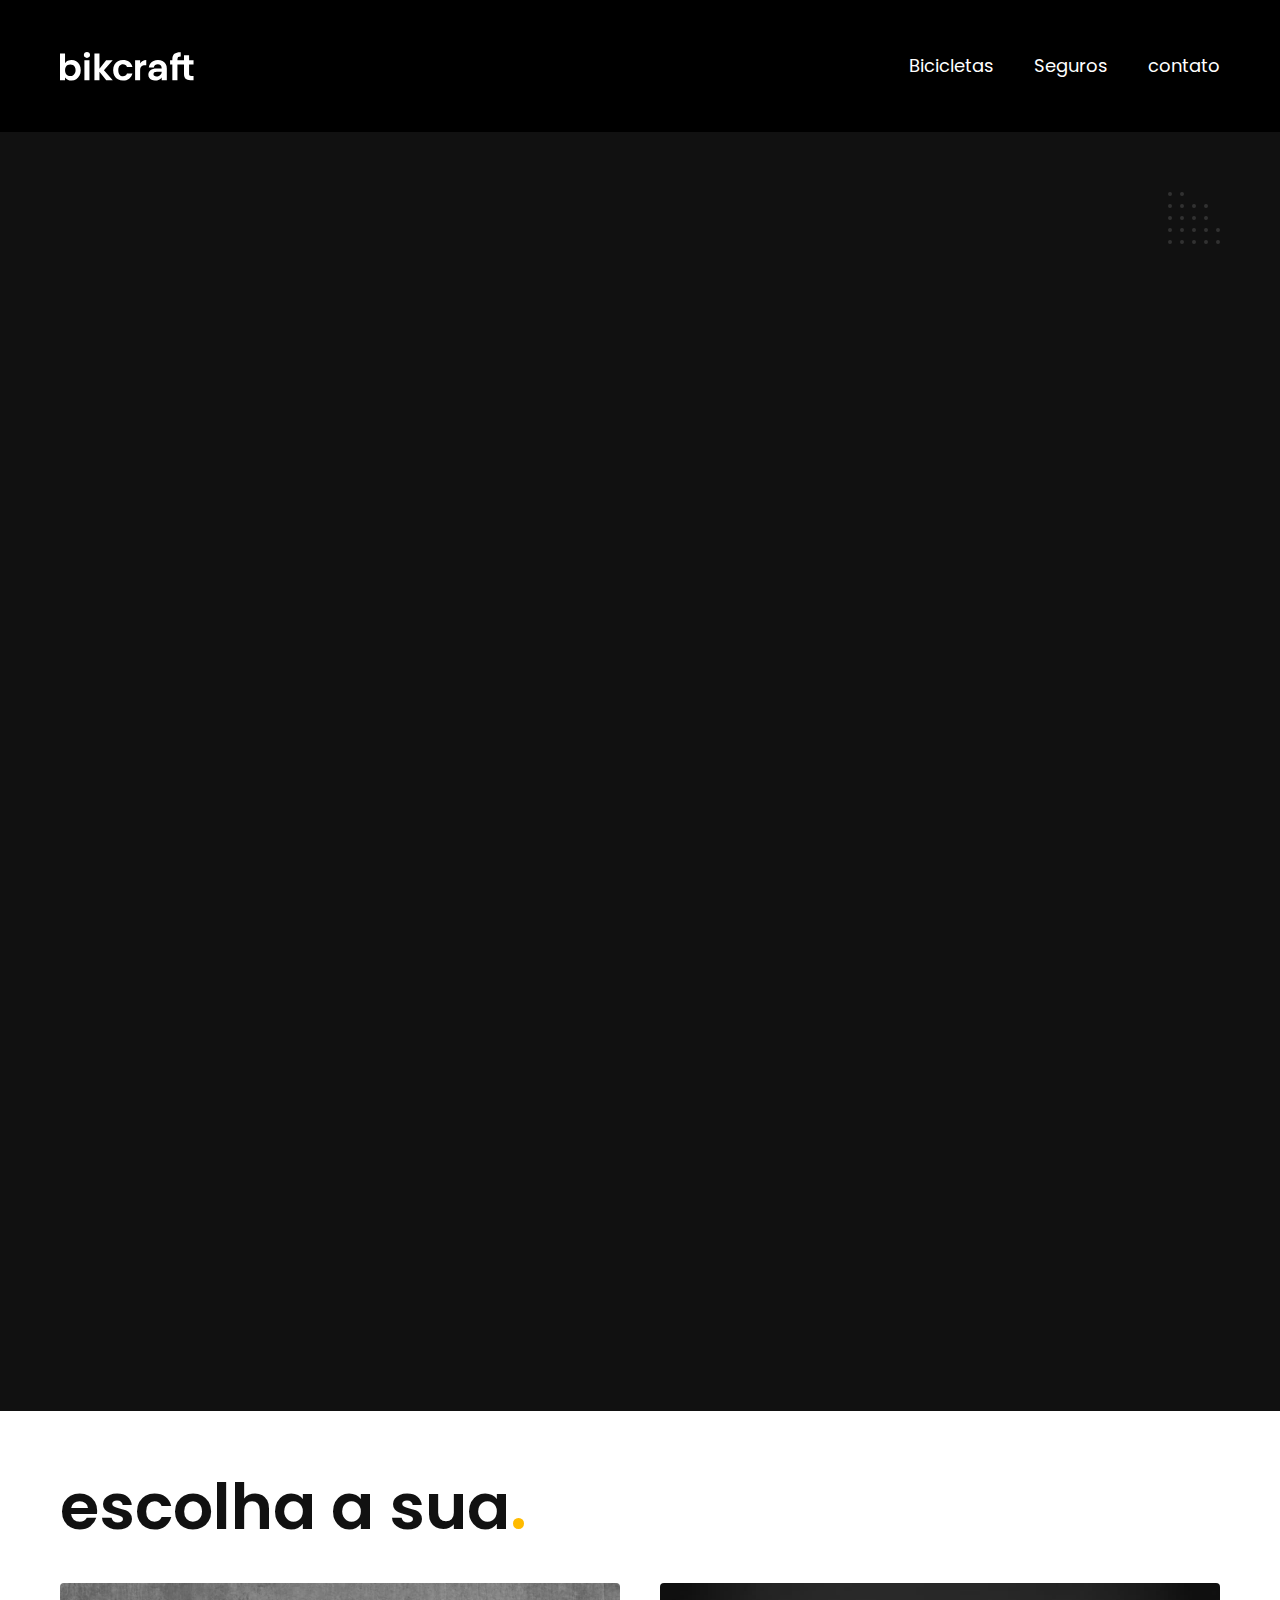
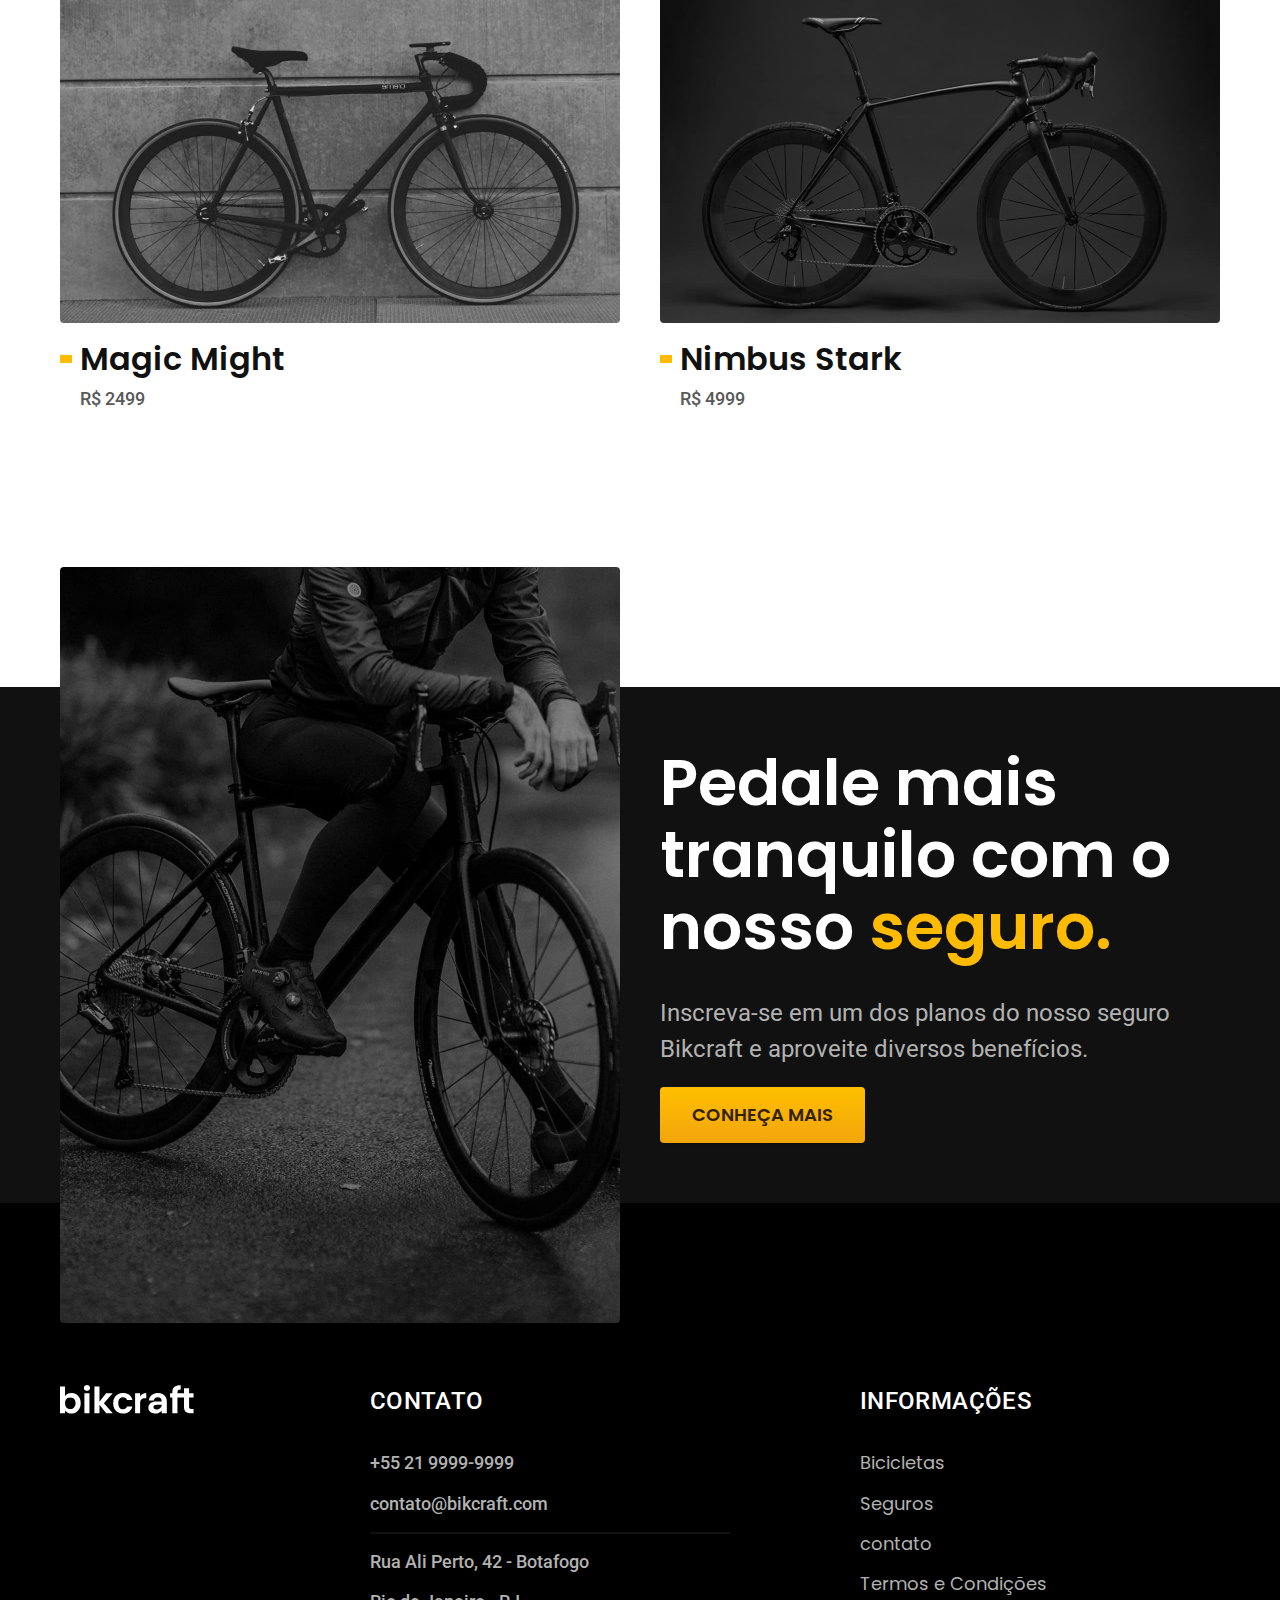
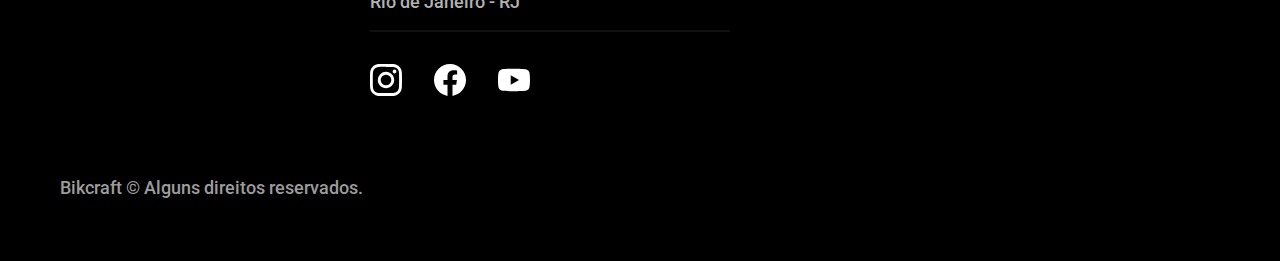
<file: bicicletas/nebula.html>
<!DOCTYPE html>
<html lang="pt-br">

<head>
  <link rel="preconnect" href="https://fonts.googleapis.com">
  <link rel="preconnect" href="https://fonts.gstatic.com" crossorigin>
  <meta charset="UTF-8">
  <meta name="viewport" content="width=device-width, initial-scale=1.0">
  <title>Nebula Cosmic | Bikcraft</title>
  <meta name="description" content="Nebula Cosmic">
  <link href="https://fonts.googleapis.com/css2?family=Merriweather:ital,wght@1,900&family=Poppins:wght@400;600&family=Roboto:wght@400;500&display=swap" rel="stylesheet">
  <link rel="icon" href="../favicon.svg" type="image/svg+xml">
  <link rel="preload" href="../css/style.min.css" as="style">
  <link rel="stylesheet" href="../css/style.min.css">
  <script>document.documentElement.classList.add('js')</script>
</head>

<body id="bicicleta">
  <header class="header-bg">
    <div class="header container">
      <a href="../"><img src="../img/bikcraft.svg" width="136" height="32" alt="Bikcraft"></a>

      <nav aria-label="primaria">
        <ul class="header-menu font-1-m cor-0">
          <li><a href="../bicicletas.html">Bicicletas</a></li>
          <li><a href="../seguros.html">Seguros</a></li>
          <li><a href="../contato.html">contato</a></li>
        </ul>
      </nav>
    </div>
  </header>

  <main class="titulo-bg">
    <div>
      <div class="titulo container">
        <p class="font-2-xl cor-5 fadeInDown" data-anime="200">R$ 3999</p>
        <h1 class="font-1-xxl cor-0 fadeInDown" data-anime="400">Nebula Cosmic<span class="cor-p1">.</span></h1>
      </div>
    </div>
    <div class="bicicleta container">
      <div class="bicicleta-imagens fadeInLeft" data-anime="600">
        <img src="../img/bicicleta/nimbus3.jpg" width="1120" height="880" alt="Bicicleta Branca">
        <img src="../img/bicicleta/nimbus1.jpg" width="1120" height="880" alt="Bicicleta Preta">
        <img src="../img/bicicleta/nimbus2.jpg" width="1120" height="880" alt="Bicicleta Preta larga">
      </div>
      <div class="bicicleta-conteudo fadeInRight" data-anime="800">
        <p class="font-2-l cor-5">A Nebula Cosmic é a melhor Bikcraft já criada pela nossa equipe. Ela vem equipada com os melhores acessórios, o que garante maior velocidade.</p>
        <div class="bicicleta-comprar">
          <a class="botao" href="../orcamento.html?tipo=bikcraft&produto=nebula">Comprar Agora</a>
          <span class="font-1-xs cor-6"><img src="../img/icones/entrega.svg" width="16" height="16" alt=""> entrega em 5 dias</span>
          <span class="font-1-xs cor-6"><img src="../img/icones/estoque.svg" width="16" height="16" alt=""> 18 em estoque</span>
        </div>

        <h2 class="font-1-xs cor-0">Informações</h2>
        <ul class="bicicleta-informacoes">
          <li>
            <img src="../img/icones/eletrica.svg" width="24" height="24" alt="">
            <h3 class="font-1-m cor-0">Motor Elétrico</h3>
            <p class="font-2-xs cor-5">Permite você viajar distâncias inimagináveis com a sua bike.</p>
          </li>
          <li>
            <img src="../img/icones/velocidade.svg" width="24" height="24" alt="">
            <h3 class="font-1-m cor-0">40 km/h</h3>
            <p class="font-2-xs cor-5">A mais rápida bicicleta elétrica disponível hoje no mercado.</p>
          </li>
          <li>
            <img src="../img/icones/rastreador.svg" width="24" height="24" alt="">
            <h3 class="font-1-m cor-0">Rastreador</h3>
            <p class="font-2-xs cor-5">Rastreador e sistema anti-furto para garantir o seu sossego.</p>
          </li>
          <li>
            <img src="../img/icones/carbono.svg" width="24" height="24" alt="">
            <h3 class="font-1-m cor-0">Fibra de Carbono</h3>
            <p class="font-2-xs cor-5">Maior proteção possível para a sua Bikcraft com fibra de carbono.</p>
          </li>
        </ul>
        <h2 class="font-1-xs cor-0">Ficha técnica</h2>
        <ul class="bicicleta-ficha font-2-s cor-4">
          <li>Peso <span>9 kg</span></li>
          <li>Altura <span>60 cm</span></li>
          <li>Largura <span>120 cm</span></li>
          <li>Profundidade <span>10 cm</span></li>
          <li>Marchas <span>16</span></li>
          <li>Roda <span>29</span></li>
        </ul>
      </div>
    </div>
  </main>

  <article class="bicicletas-lista container">
    <h2 class="font-1-xxl">escolha a sua<span class="cor-p1">.</span></h2>

    <ul>
      <li>
        <a href="./magic.html">
          <img src="../img/bicicletas/magic.jpg" width="1120" height="680" alt="Bicicleta preta larga">
          <h3 class="font-1-xl">Magic Might</h3>
          <span class="font-2-m cor-8">R$ 2499</span>
        </a>
      </li>
      <li>
        <a href="./nimbus.html">
          <img src="../img/bicicletas/nimbus.jpg" width="1120" height="680" alt="Bicicleta preta">
          <h3 class="font-1-xl">Nimbus Stark</h3>
          <span class="font-2-m cor-8">R$ 4999</span>
        </a>
      </li>
    </ul>
  </article>

  <article class="seguro-bg">
    <div class="seguro container">
      <div class="seguro-imagem">
        <img src="../img/fotos/seguros.jpg" width="1360" height="1512" alt="Pessoa parada em cima de uma bicicleta.">
      </div>
      <div class="seguro-conteudo">
        <h2 class="font-1-xxl cor-0">Pedale mais tranquilo com o nosso <span class="cor-p1">seguro.</span></h2>
        <p class="font-2-l cor-5">Inscreva-se em um dos planos do nosso seguro Bikcraft e aproveite diversos benefícios.</p>
        <a class="botao" href="../seguros.html">Conheça Mais</a>
      </div>
    </div>
  </article>

  <footer class="footer-bg">
    <div class="footer container">
      <img src="../img/bikcraft.svg" width="136" height="32" alt="Bikcraft">
      <div class="footer-contato">
        <h3 class="font-2-l-b cor-0">Contato</h3>
        <ul class="font-2-m cor-5">
          <li><a href="tel:+552199999999">+55 21 9999-9999</a></li>
          <li><a href="mailto:contato@bikcraft.com">contato@bikcraft.com</a></li>
          <li>Rua Ali Perto, 42 - Botafogo</li>
          <li>Rio de Janeiro - RJ</li>
        </ul>
        <div class="footer-redes">
          <a href="./"><img src="../img/redes/instagram.svg" width="32" height="32" alt="Instagram"></a>
          <a href="./"><img src="../img/redes/facebook.svg" width="32" height="32" alt="Facebook"></a>
          <a href="./"><img src="../img/redes/youtube.svg" width="32" height="32" alt="Youtube"></a>
        </div>
      </div>
      <div class="footer-informacoes">
        <h3 class="font-2-l-b cor-0">Informações</h3>
        <nav aria-label="secundaria">
          <ul class="font-1-m cor-5">
            <li><a href="../bicicletas.html">Bicicletas</a></li>
            <li><a href="../seguros.html">Seguros</a></li>
            <li><a href="../contato.html">contato</a></li>
            <li><a href="../termos.html">Termos e Condições</a></li>
          </ul>
        </nav>
      </div>
      <p class="footer-copy font-2-m cor-6">Bikcraft © Alguns direitos reservados.</p>
    </div>
  </footer>

  <script src="../js/script.js"></script>
</body>

</html>
</file>
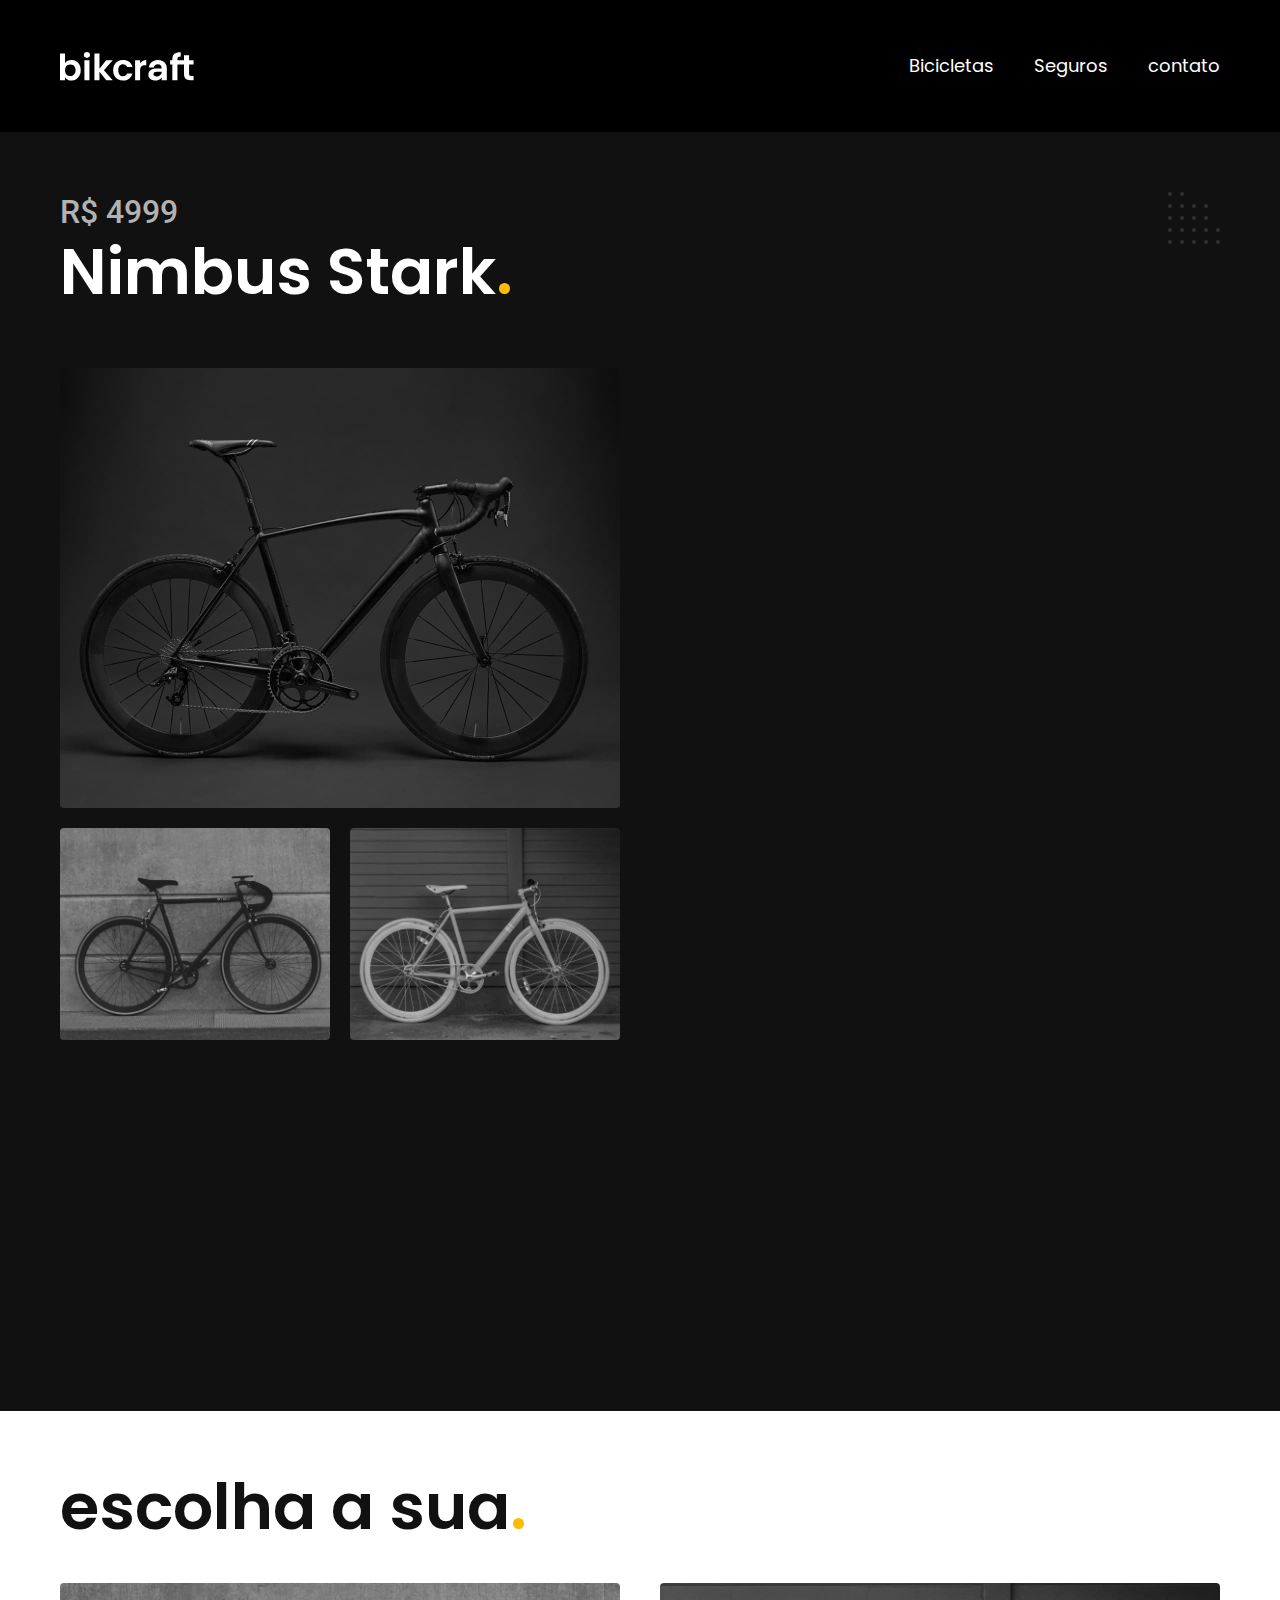
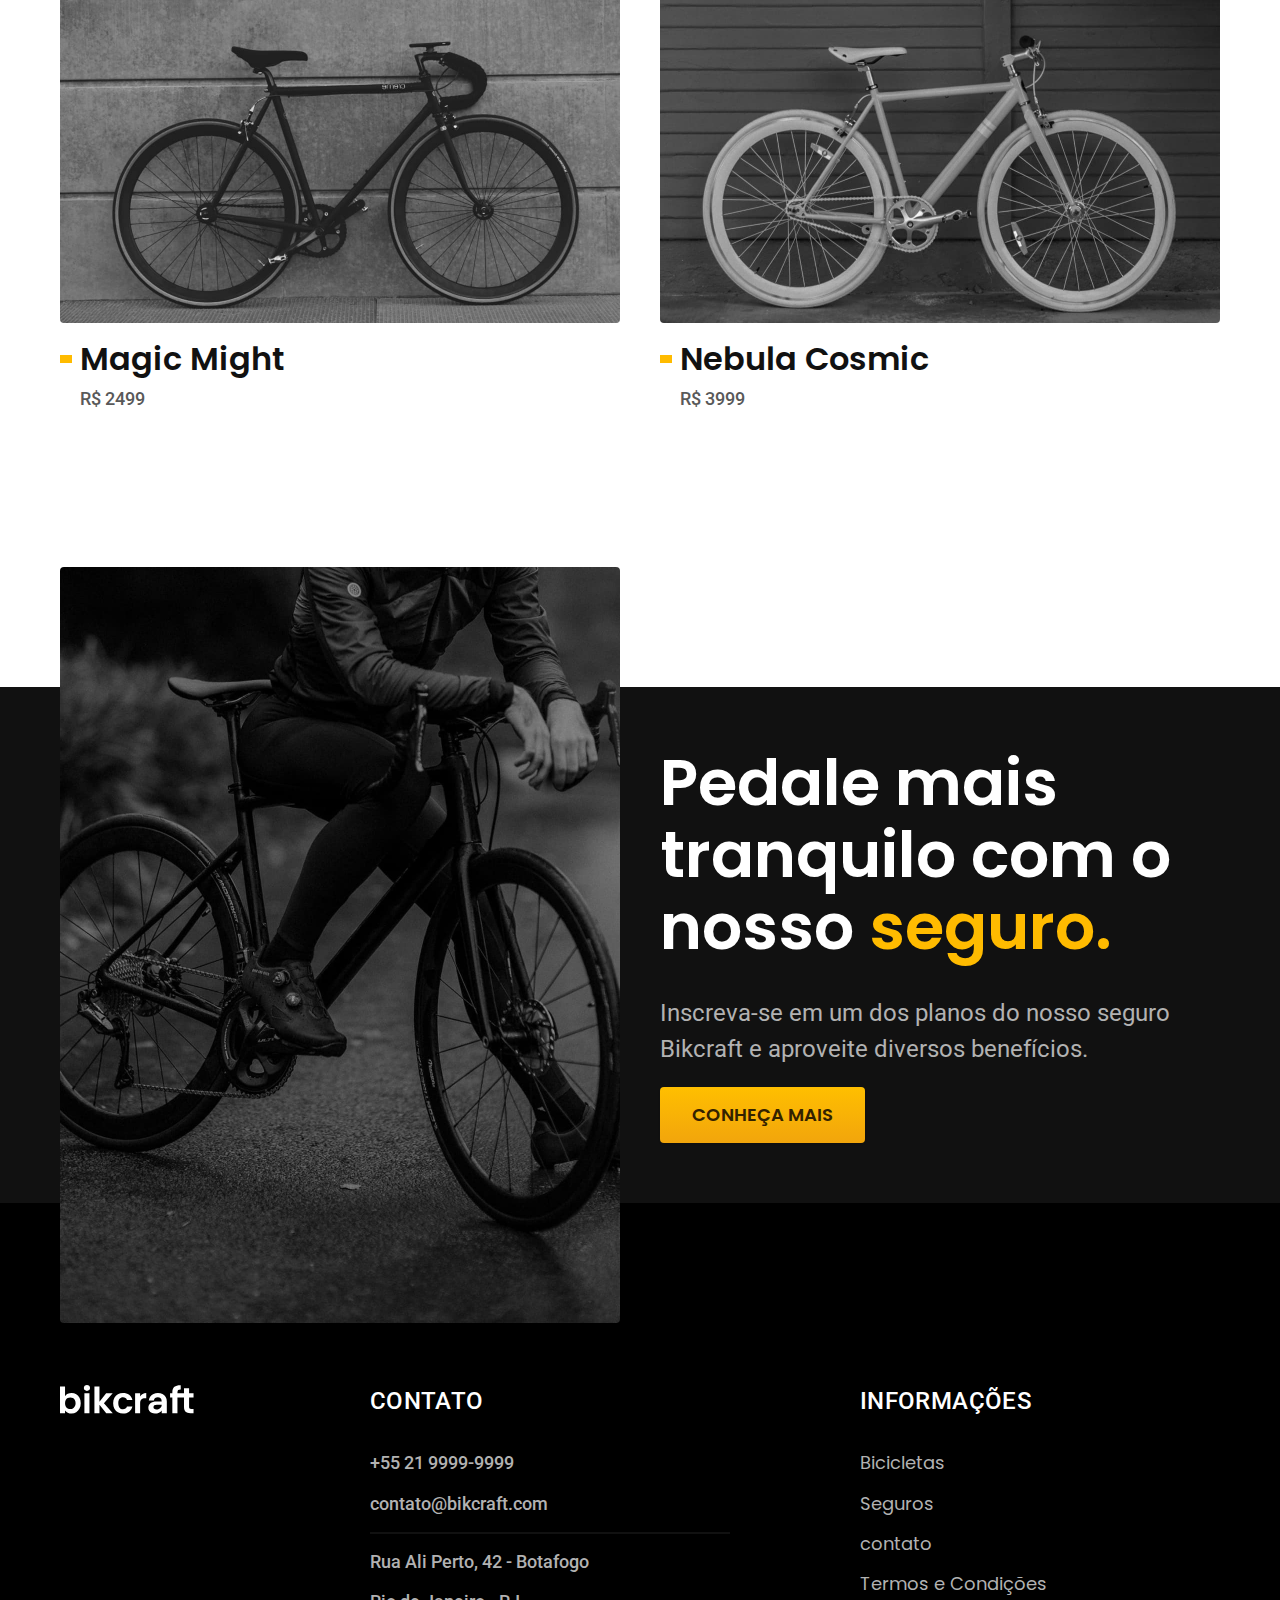
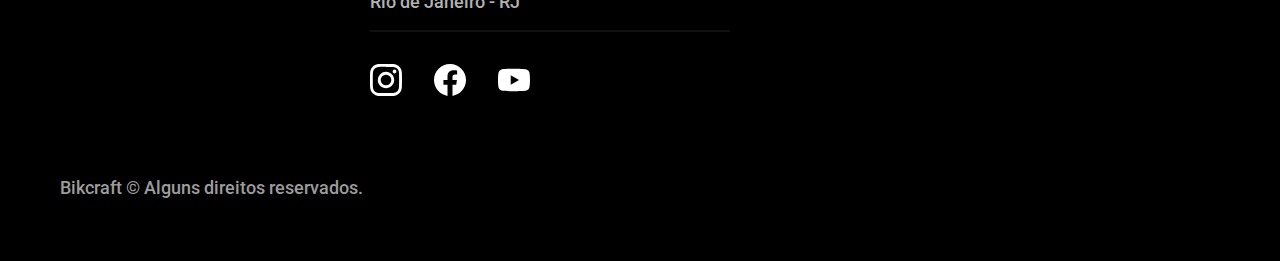
<file: bicicletas/nimbus.html>
<!DOCTYPE html>
<html lang="pt-br">

<head>
  <link rel="preconnect" href="https://fonts.googleapis.com">
  <link rel="preconnect" href="https://fonts.gstatic.com" crossorigin>
  <meta charset="UTF-8">
  <meta name="viewport" content="width=device-width, initial-scale=1.0">
  <title>Nimbus Stark | Bikcraft</title>
  <meta name="description" content="Nimbus Stark">
  <link href="https://fonts.googleapis.com/css2?family=Merriweather:ital,wght@1,900&family=Poppins:wght@400;600&family=Roboto:wght@400;500&display=swap" rel="stylesheet">
  <link rel="icon" href="../favicon.svg" type="image/svg+xml">
  <link rel="preload" href="../css/style.min.css" as="style">
  <link rel="stylesheet" href="../css/style.min.css">
  <script>document.documentElement.classList.add('js');</script>
</head>

<body id="bicicleta">
  <header class="header-bg">
    <div class="header container">
      <a href="../"><img src="../img/bikcraft.svg" width="136" height="32" alt="Bikcraft"></a>

      <nav aria-label="primaria">
        <ul class="header-menu font-1-m cor-0">
          <li><a href="../bicicletas.html">Bicicletas</a></li>
          <li><a href="../seguros.html">Seguros</a></li>
          <li><a href="../contato.html">contato</a></li>
        </ul>
      </nav>
    </div>
  </header>

  <main class="titulo-bg">
    <div>
      <div class="titulo container">
        <p class="font-2-xl cor-5 fadeInDown" data-anime="200">R$ 4999</p>
        <h1 class="font-1-xxl cor-0 fadeInDown" data-anime="400">Nimbus Stark<span class="cor-p1">.</span></h1>
      </div>
    </div>
    <div class="bicicleta container">
      <div class="bicicleta-imagens fadeInLeft" data-anime="600">
        <img src="../img/bicicleta/nimbus1.jpg" width="1120" height="880" alt="Bicicleta Preta">
        <img src="../img/bicicleta/nimbus2.jpg" width="1120" height="880" alt="Bicicleta Preta larga">
        <img src="../img/bicicleta/nimbus3.jpg" width="1120" height="880" alt="Bicicleta Branca">
      </div>
      <div class="bicicleta-conteudo fadeInRight" data-anime="800">
        <p class="font-2-l cor-5">A Nimbus Stark é a melhor Bikcraft já criada pela nossa equipe. Ela vem equipada com os melhores acessórios, o que garante maior velocidade.</p>
        <div class="bicicleta-comprar">
          <a class="botao" href="../orcamento.html?tipo=bikcraft&produto=nimbus">Comprar Agora</a>
          <span class="font-1-xs cor-6"><img src="../img/icones/entrega.svg" width="16" height="16" alt=""> entrega em 5 dias</span>
          <span class="font-1-xs cor-6"><img src="../img/icones/estoque.svg" width="16" height="16" alt=""> 18 em estoque</span>
        </div>

        <h2 class="font-1-xs cor-0">Informações</h2>
        <ul class="bicicleta-informacoes">
          <li>
            <img src="../img/icones/eletrica.svg" width="24" height="24" alt="">
            <h3 class="font-1-m cor-0">Motor Elétrico</h3>
            <p class="font-2-xs cor-5">Permite você viajar distâncias inimagináveis com a sua bike.</p>
          </li>
          <li>
            <img src="../img/icones/velocidade.svg" width="24" height="24" alt="">
            <h3 class="font-1-m cor-0">50 km/h</h3>
            <p class="font-2-xs cor-5">A mais rápida bicicleta elétrica disponível hoje no mercado.</p>
          </li>
          <li>
            <img src="../img/icones/rastreador.svg" width="24" height="24" alt="">
            <h3 class="font-1-m cor-0">Rastreador</h3>
            <p class="font-2-xs cor-5">Rastreador e sistema anti-furto para garantir o seu sossego.</p>
          </li>
          <li>
            <img src="../img/icones/carbono.svg" width="24" height="24" alt="">
            <h3 class="font-1-m cor-0">Fibra de Carbono</h3>
            <p class="font-2-xs cor-5">Maior proteção possível para a sua Bikcraft com fibra de carbono.</p>
          </li>
        </ul>
        <h2 class="font-1-xs cor-0">Ficha técnica</h2>
        <ul class="bicicleta-ficha font-2-s cor-4">
          <li>Peso <span>9 kg</span></li>
          <li>Altura <span>60 cm</span></li>
          <li>Largura <span>120 cm</span></li>
          <li>Profundidade <span>10 cm</span></li>
          <li>Marchas <span>16</span></li>
          <li>Roda <span>29</span></li>
        </ul>
      </div>
    </div>
  </main>

  <article class="bicicletas-lista container">
    <h2 class="font-1-xxl">escolha a sua<span class="cor-p1">.</span></h2>

    <ul>
      <li>
        <a href="./magic.html">
          <img src="../img/bicicletas/magic.jpg" width="1120" height="680" alt="Bicicleta preta larga">
          <h3 class="font-1-xl">Magic Might</h3>
          <span class="font-2-m cor-8">R$ 2499</span>
        </a>
      </li>
      <li>
        <a href="./nebula.html">
          <img src="../img/bicicletas/nebula.jpg" width="1120" height="680" alt="Bicicleta branca">
          <h3 class="font-1-xl">Nebula Cosmic</h3>
          <span class="font-2-m cor-8">R$ 3999</span>
        </a>
      </li>
    </ul>
  </article>

  <article class="seguro-bg">
    <div class="seguro container">
      <div class="seguro-imagem">
        <img src="../img/fotos/seguros.jpg" width="1360" height="1512" alt="Pessoa parada em cima de uma bicicleta.">
      </div>
      <div class="seguro-conteudo">
        <h2 class="font-1-xxl cor-0">Pedale mais tranquilo com o nosso <span class="cor-p1">seguro.</span></h2>
        <p class="font-2-l cor-5">Inscreva-se em um dos planos do nosso seguro Bikcraft e aproveite diversos benefícios.</p>
        <a class="botao" href="../seguros.html">Conheça Mais</a>
      </div>
    </div>
  </article>

  <footer class="footer-bg">
    <div class="footer container">
      <img src="../img/bikcraft.svg" width="136" height="32" alt="Bikcraft">
      <div class="footer-contato">
        <h3 class="font-2-l-b cor-0">Contato</h3>
        <ul class="font-2-m cor-5">
          <li><a href="tel:+552199999999">+55 21 9999-9999</a></li>
          <li><a href="mailto:contato@bikcraft.com">contato@bikcraft.com</a></li>
          <li>Rua Ali Perto, 42 - Botafogo</li>
          <li>Rio de Janeiro - RJ</li>
        </ul>
        <div class="footer-redes">
          <a href="./"><img src="../img/redes/instagram.svg" width="32" height="32" alt="Instagram"></a>
          <a href="./"><img src="../img/redes/facebook.svg" width="32" height="32" alt="Facebook"></a>
          <a href="./"><img src="../img/redes/youtube.svg" width="32" height="32" alt="Youtube"></a>
        </div>
      </div>
      <div class="footer-informacoes">
        <h3 class="font-2-l-b cor-0">Informações</h3>
        <nav aria-label="secundaria">
          <ul class="font-1-m cor-5">
            <li><a href="../bicicletas.html">Bicicletas</a></li>
            <li><a href="../seguros.html">Seguros</a></li>
            <li><a href="../contato.html">contato</a></li>
            <li><a href="../termos.html">Termos e Condições</a></li>
          </ul>
        </nav>
      </div>
      <p class="footer-copy font-2-m cor-6">Bikcraft © Alguns direitos reservados.</p>
    </div>
  </footer>
  <script src="../js/plugins/simple-anime.js"></script>
  <script src="../js/script.js"></script>
</body>

</html>
</file>
<file: css/style.min.css>
body{margin:0;font-family:Arial,Helvetica,sans-serif;color:#111}blockquote,dd,h1,h2,h3,h4 ul,p{margin:0}ul{padding:0;list-style:none}a{text-decoration:none;color:inherit}img{max-width:100%;height:auto;display:block}img[src$=".jpg"]{border-radius:4px}input::-webkit-inner-spin-button,input::-webkit-outer-spin-button{appearance:none}.font-1-xs{font:400 0.75rem/1.35 Poppins,sans-serif}.font-2-xs{font:400 0.875rem/1.43 Roboto,sans-serif}.font-1-s{font:400 1rem/1.5 Poppins,sans-serif}.font-2-s{font:400 1rem/1.5 Roboto,sans-serif}.font-1-m,.font-1-m-b{font:400 1.125rem/1.35 Poppins,sans-serif}.font-1-m-b{font-weight:600}.font-2-m{font:500 1.125rem/1.35 Roboto,sans-serif}.font-1-l{font:400 1.5rem/1.5 Poppins,sans-serif}.font-2-l,.font-2-l-b{font:400 1.5rem/1.5 Roboto,sans-serif}.font-2-l-b{font-weight:500;letter-spacing:.015em;text-transform:uppercase}.font-1-xl{font:600 2rem/1.25 Poppins,sans-serif}.font-2-xl{font:500 2rem/1.25 Roboto,sans-serif}.font-1-xxl{font:600 4rem/1.125 Poppins,sans-serif}@media (max-width:1200px){.font-1-xxl{font-size:3rem}.font-2-l,.font-2-l-b{font-size:1.125rem}}@media (max-width:800px){.font-1-xxl{font-size:2rem}.font-1-xl,.font-2-xl{font-size:1.5rem}}:root{--cor-0:#fff;--cor-1:#f7f7f7;--cor-2:#ededed;--cor-3:#dedede;--cor-4:#ccc;--cor-5:#b2b2b2;--cor-6:#9c9c9c;--cor-7:#717171;--cor-8:#595959;--cor-9:#404040;--cor-10:#2e2e2e;--cor-11:#111;--cor-12:#000;--cor-p1:#ffbb00;--cor-p2:#e4a30b;--cor-p3:#a66f00;--cor-p4:#664400;--cor-p5:#332200}.cor-0{color:var(--cor-0)}.cor-1{color:var(--cor-1)}.cor-2{color:var(--cor-2)}.cor-3{color:var(--cor-3)}.cor-4{color:var(--cor-4)}.cor-5{color:var(--cor-5)}.cor-6{color:var(--cor-6)}.cor-7{color:var(--cor-7)}.cor-8{color:var(--cor-8)}.cor-9{color:var(--cor-9)}.cor-10{color:var(--cor-10)}.cor-11{color:var(--cor-11)}.cor-12{color:var(--cor-12)}.cor-p1{color:var(--cor-p1)}.cor-p2{color:var(--cor-p2)}.cor-p3{color:var(--cor-p3)}.cor-p4{color:var(--cor-p4)}.cor-p5{color:var(--cor-p5)}.js .fadeInDown{transform:translate3d(0,-20px,0)}.js .fadeInUp{transform:translate3d(0,20px,0)}.js .fadeInRight{transform:translate3d(20px,0,0)}.js .fadeInLeft{transform:translate3d(-20px,0,0)}.js [data-anime]{opacity:0}.js .anime{opacity:1;transform:none;transition:transform .8s,opacity .8s}.header-bg{background-color:var(--cor-12)}.header{display:flex;flex-wrap:wrap;gap:20px;justify-content:space-between;align-items:center;padding-top:20px;padding-bottom:20px}.header-menu{display:flex;flex-wrap:wrap;gap:40px}.header-menu a{display:inline-block;padding:16px 0;position:relative}.header-menu a::after{content:"";display:block;height:2px;width:0;background:var(--cor-0);margin-top:4px;transition:.3s;position:absolute}.header-menu a.ativo::after,.header-menu a:hover::after{width:100%}@media (max-width:800px){.header-menu{gap:20px}.header-menu a{background:var(--cor-11);padding:12px 16px;border-radius:4px}.header-menu a:hover{background-color:var(--cor-10)}.header-menu a::after{display:none}}@media (max-width:600px){.header-menu{gap:12px}.header-menu a{padding:8px 12px;font-size:14px}}.footer-bg{background:var(--cor-12)}.footer{display:grid;grid-template-columns:3fr 5fr 4fr;gap:40px;padding-top:60px;padding-bottom:60px}.footer h3{margin-bottom:32px}.footer-contato ul{margin-bottom:32px}.footer-contato li:nth-child(2n)::after{content:'';display:block;max-width:360px;height:2px;background:var(--cor-11);margin-top:16px}.footer li{margin-bottom:16px}.footer-redes{display:flex;gap:32px}.footer a:hover{color:var(--cor-0)}.footer-copy{grid-column:1/-1;margin-top:40px}@media (max-width:800px){.footer>img{display:none}.footer{grid-template-columns:1fr 1fr}}@media (max-width:600px){.footer{grid-template-columns:1fr;gap:60px}.footer-copy{margin-top:0}}.container{box-sizing:border-box;max-width:1200px;padding-left:20px;padding-right:20px;margin-left:auto;margin-right:auto}.botao{display:inline-block;padding:16px 32px;background:linear-gradient(#ffbf00,#f2a50c);border-radius:4px;box-shadow:0 1px 2px rgba(0,0,0,.1);text-transform:uppercase;color:var(--cor-p5);font:600 1.125rem/1.35 Poppins,sans-serif;max-width:max-content;border:none;cursor:pointer}.botao:hover{background:linear-gradient(#ffb60d,#e59317)}.botao.secundario{background:var(--cor-10);color:var(--cor-2)}.botao.secundario:hover{background:var(--cor-9)}.botao.seta{display:flex;align-items:center}.botao.seta::after{content:'';display:inline-block;width:18px;height:10px;margin-left:12px;background:url("../img/icones/seta.svg");transition:transform .2s}.botao.seta:hover::after{transform:translateX(4px)}@media (max-width:600px){.botao{padding:12px 16px;font-size:1rem}}.link{display:inline-block;color:var(--cor-p1);font:500 1.5rem/1.5 Poppins,sans-serif;text-transform:uppercase}.link::after{content:'';display:block;width:100%;height:4px;background:currentColor}.link:hover{color:var(--cor-0)}.titulo-bg{padding-top:60px;padding-bottom:60px;background:var(--cor-11)}.titulo{background:url("../img/dec/top-right.svg") no-repeat top right 20px}.titulo p{margin-bottom:4px}@media (max-width:800px){.titulo-bg{padding-top:40px;padding-bottom:40px}.titulo p{font-size:1rem;text-transform:lowercase;font-weight:400}}.form{display:grid;grid-template-columns:1fr 1fr;gap:20px}.form label{display:block;font:400 1rem/1.5 Poppins,sans-serif;margin-bottom:4px}.form .col-2{grid-column:span 2}.form input[type=email],.form input[type=number],.form input[type=text],.form textarea{font:400 1rem/1.5 Roboto,sans-serif;background:var(--cor-1);border:1px solid var(--cor-2);padding:12px;border-radius:4px;width:100%;box-sizing:border-box}.form input[type=email]:focus,.form input[type=number]:focus,.form input[type=text]:focus,.form textarea:focus{outline:0;border-color:var(--cor-p1);background:var(--cor-0);box-shadow:0 0 0 2px #fea}@media (max-width:600px){.form{grid-template-columns:1fr}.form .col-2{grid-column:1}}.introducao-bg{background:var(--cor-12) url("../img/dec/bottom-left.svg") no-repeat bottom 160px left 20px;box-shadow:inset 0 -120px var(--cor-0)}.introducao{display:grid;grid-template-columns:1fr 1fr;gap:0 40px}.introducao-conteudo{align-self:end;padding-bottom:200px}.introducao img{width:100%;height:100%;object-fit:cover;border-radius:4px}.introducao h1{margin-bottom:32px}.introducao p{margin-bottom:20px}@media (max-width:800px){.introducao-bg{background:var(--cor-11);padding-top:40px;box-shadow:inset 0 -60px var(--cor-0)}.introducao{grid-template-columns:1fr;gap:32px}.introducao-conteudo{padding-bottom:0}.introducao h1{margin-bottom:16px}}.tecnologia-bg{background:var(--cor-11);box-shadow:inset 0 80px var(--cor-0),inset 0 -80px var(--cor-0)}.tecnologia{display:grid;grid-template-columns:1fr 1fr;gap:40px}.tecnologia-imagem img{width:100%;height:100%;object-fit:cover;object-position:left}.tecnologia-conteudo{padding-top:160px;padding-bottom:160px}.tecnologia-conteudo>span{display:block;margin-bottom:20px}.tecnologia-conteudo h2{margin-bottom:32px}.tecnologia-conteudo>p{margin-bottom:20px}.tecnologia a{margin-bottom:80px}.tecnologia-vantagens{display:flex;gap:40px}.tecnologia-vantagens h3{margin-bottom:8px;width:max-content}.tecnologia-vantagens img{width:24px;margin-bottom:8px}@media (max-width:800px){.tecnologia-bg{box-shadow:initial}.tecnologia{grid-template-columns:1fr}.tecnologia-conteudo{padding-top:60px;padding-bottom:60px}.tecnologia-imagem{display:none}.tecnologia a{margin-bottom:60px}}@media (max-width:600px){.tecnologia-vantagens{flex-direction:column}}.parceiros{padding-top:60px;padding-bottom:120px}.parceiros h2{margin-bottom:60px}.parceiros ul{padding:0 20px;max-width:1400px;display:grid;grid-template-columns:repeat(4,1fr);margin:0 auto}.parceiros li{display:flex;padding:32px;border-left:2px solid var(--cor-2)}.parceiros img{margin:auto}.parceiros li:first-child,.parceiros li:nth-child(5){border-left:none}.parceiros li:nth-child(n+5){border-top:2px solid var(--cor-2)}@media (max-width:800px){.parceiros{padding-bottom:60px}.parceiros li{padding:20px}.parceiros h2{margin-bottom:20px}.parceiros ul{grid-template-columns:repeat(2,1fr)}.parceiros li:nth-child(n+3){border-top:2px solid var(--cor-2)}.parceiros li:nth-child(odd){border-left:none}}.depoimento{display:grid;grid-template-columns:1fr 1fr;background:var(--cor-p1);overflow:hidden}.depoimento img{width:100%;height:100%;object-fit:cover;border-radius:0}.depoimento-conteudo{padding:40px 40px 80px 80px;align-self:end;background:url("../img/dec/bottom-right-p.svg") no-repeat bottom 40px right 40px}.depoimento-conteudo p{max-width:32ch;font-family:Merriweather,sans-serif;font-style:italic;font-weight:900;margin-bottom:32px;position:relative}.depoimento p::after,.depoimento p::before{font-size:5rem;color:var(--cor-p2);position:absolute}.depoimento p::before{content:"“";left:-50px;top:-20px}.depoimento p::after{content:'”'}@media (min-width:1200px){.depoimento img{max-height:520px}}@media (max-width:800px){.depoimento{grid-template-columns:1fr;text-align:center}.depoimento img{max-height:200px}.depoimento-conteudo{padding:40px 20px;justify-self:center}}.bicicletas-lista{padding-top:60px;padding-bottom:120px}.bicicletas-lista h2{margin-bottom:40px}.bicicletas-lista ul{display:flex;gap:40px;padding:0 20px 20px 20px;max-width:1400px;margin-left:auto;margin-right:auto;overflow-x:auto}#bicicleta .bicicletas-lista ul{padding:0 0 20px 0}.bicicletas-lista li{flex:1;min-width:280px}.bicicletas-lista a{display:block}.bicicletas-lista img{margin-bottom:16px}.bicicletas-lista h3{margin-bottom:8px;display:flex;align-items:center}.bicicletas-lista h3::before{content:'';display:inline-block;height:8px;width:12px;margin-right:8px;background:var(--cor-p1);transition:width .2s}.bicicletas-lista a:hover h3::before{width:24px}.bicicletas-lista li span{padding-left:20px}@media (max-width:800px){.bicicletas-lista{padding-bottom:60px}.bicicletas-lista ul{gap:20px}}.bicicletas-bg{background:linear-gradient(to right,var(--cor-0) 30%,var(--cor-11) 0)}.bicicletas{display:grid;grid-template-columns:1fr 1fr;gap:40px;padding-top:60px;padding-bottom:60px;background:url("../img/dec/top-right.svg") no-repeat top 40px right 20px}.bicicletas-imagem{display:grid}.bicicletas-imagem img{grid-area:1/1}.bicicletas-imagem span{grid-area:1/1;place-self:start end;margin-top:20px;background:var(--cor-12);display:inline-block;padding:8px 16px 8px 8px;border-radius:4px 0 0 4px}.bicicletas-conteudo{display:grid;grid-template-columns:1fr auto;align-content:start}.bicicletas h2,.bicicletas p{grid-column:1/-1}.bicicletas h2{margin-bottom:20px}.bicicletas h2::before{content:"";display:block;width:12px;height:8px;background:var(--cor-p1);margin-bottom:8px}.bicicletas p{margin-bottom:32px}.bicicletas a{place-self:end}.bicicletas li{display:flex;align-items:center;gap:8px}.bicicletas ul{display:grid;gap:16px}.bicicletas-conteudo img{width:24px}@media (max-width:800px){.bicicletas-bg{background:var(--cor-11)}.bicicletas{grid-template-columns:1fr;gap:20px;padding-top:40px;padding-bottom:40px}}@media (max-width:600px){.bicicletas-conteudo{grid-template-columns:1fr}.bicicletas ul{font-size:1rem;grid-template-columns:1fr 1fr;margin-bottom:32px}.bicicletas a{place-self:start}}.bicicleta{display:grid;grid-template-columns:1fr 1fr;align-items:start;gap:40px;padding-top:60px;padding-bottom:60px}#bicicleta .titulo p{text-transform:uppercase}.bicicleta-imagens{display:flex;flex-wrap:wrap;gap:20px}.bicicleta-imagens img{flex:1;min-width:200px}.bicicleta-imagens img:first-child{min-width:100%}.bicicleta-conteudo>p{margin-bottom:32px}.bicicleta-comprar{display:grid;grid-template-columns:max-content auto;align-items:center;justify-items:start;gap:8px 12px;margin-bottom:40px}.bicicleta-comprar a{grid-row:span 2}.bicicleta-comprar span{display:flex;align-items:center;gap:8px;background-color:var(--cor-12);padding:4px 8px;border-radius:4px}.bicicleta-conteudo h2{text-transform:uppercase;letter-spacing:.015em;margin-bottom:12px}.bicicleta-ficha,.bicicleta-informacoes{padding:32px;background:var(--cor-12);border-radius:4px}.bicicleta-informacoes{margin-bottom:40px;display:grid;grid-template-columns:1fr 1fr;gap:32px}.bicicleta-informacoes img{width:24px;margin-bottom:8px}.bicicleta-informacoes h3{margin-bottom:8px}.bicicleta-ficha li{padding:4px 0;display:flex;justify-content:space-between;border-bottom:1px solid var(--cor-11)}.bicicleta-ficha li:last-child{border-bottom:none}.bicicleta-ficha span{color:var(--cor-6)}@media (max-width:800px){.bicicleta{grid-template-columns:1fr;padding-top:40px;padding-bottom:40px}.bicicleta-imagens{grid-row:2}}@media (max-width:400px){.bicicleta-informacoes{grid-template-columns:1fr}.bicicleta-comprar{grid-template-columns:1fr}}.seguro-bg{background:var(--cor-11);box-shadow:inset 0 120px var(--cor-0),inset 0 -120px var(--cor-12)}.seguro{display:grid;grid-template-columns:1fr 1fr;gap:40px}.seguro-imagem img{width:100%;height:100%;object-fit:cover}.seguro-conteudo{padding-top:180px;padding-bottom:180px}.seguro h2{margin-bottom:32px}.seguro p{margin-bottom:20px}@media (max-width:800px){.seguro-bg{box-shadow:inset 0 -60px var(--cor-12)}.seguro{grid-template-columns:1fr}.seguro-conteudo{grid-row:1;padding-top:40px;padding-bottom:0}}.seguros-bg{background:var(--cor-11)}.seguros{padding-top:60px;padding-bottom:60px;display:grid;grid-template-columns:1fr 1fr;gap:40px;align-items:center}#seguros .seguros{padding-top:0}.seguros h2{grid-column:1/-1}.seguros-item{background:var(--cor-12);padding:32px 32px 32px 60px;display:grid;grid-template-columns:1fr auto;border-radius:4px}.seguros-item h3{margin-bottom:40px}.seguros-item span{grid-column:2;display:block;text-align:right}.seguros-item ul{grid-column:1/-1;margin-bottom:32px}.seguros-item li{display:flex;align-items:center;position:relative}.seguros-item li+li{margin-top:20px}.seguros-item li::before{content:'';display:inline-block;width:13px;height:9px;background-image:url("../img/icones/lista.svg");position:absolute;left:-21px}.seguros-item a{grid-column:1/-1}@media (max-width:800px){.seguros{grid-template-columns:1fr}}.vantagens-bg{background:var(--cor-12)}.vantagens{padding-top:120px;padding-bottom:120px}.vantagens h2{margin-bottom:60px}.vantagens ul{display:grid;grid-template-columns:repeat(auto-fit,minmax(280px,max-content));gap:40px 80px}.vantagens h3,.vantagens img{margin-bottom:8px}@media (max-width:800px){.vantagens{padding-top:60px;padding-bottom:60px}.vantagens h2{margin-bottom:40px}.vantagens ul{gap:20px}}.perguntas{padding-top:120px;padding-bottom:120px}.perguntas h2{margin-bottom:60px}.perguntas dl>div{padding:20px;border-radius:4px}.perguntas dl>div:nth-child(odd){background-color:var(--cor-1)}.perguntas button{display:grid;grid-template-columns:auto 1fr auto;align-items:center;gap:8px;cursor:pointer;border:none;background:0 0;width:100%;text-align:left}.perguntas button::before{content:'';display:inline-block;width:12px;height:8px;background:var(--cor-p1)}.perguntas button::after{content:'';display:inline-block;width:14px;height:6px;background:url("../img/icones/seta-abrir.svg");transition:.3s}.perguntas button:hover::after,.perguntas button[aria-expanded=true]::after{transform:rotate(180deg)}.js .perguntas dd{display:none}.js .perguntas dd.ativa{display:block}.perguntas dd{padding-left:20px;padding-top:16px;max-width:80ch}@media (max-width:800px){.perguntas{padding-top:60px;padding-bottom:60px}.perguntas h2{margin-bottom:40px}}#contato{background:linear-gradient(var(--cor-11) 600px,var(--cor-1) 0)}.contato{display:grid;grid-template-columns:5fr 7fr}.contato-dados,.contato-formulario{padding:60px;box-shadow:0 1px 2px rgba(0,0,0,.1)}.contato-dados{border-radius:5px 0 0 5px;background:var(--cor-12) url("../img/dec/bottom-left.svg") no-repeat bottom 20px left 20px}.contato-formulario{border-radius:0 5px 5px 0;background:var(--cor-0) url("../img/dec/bottom-right.svg") no-repeat bottom 20px right 20px}.contato-dados h2{margin-bottom:60px}.contato-endereco{margin-bottom:32px;padding-left:28px;background:url("../img/icones/local.svg") no-repeat 0 2px}.contato-endereco p{margin-bottom:8px}.contato-meios a{display:block;max-width:max-content;margin-bottom:8px;padding-left:28px}.contato-meios a:hover{color:var(--cor-0)}.contato-meios a:first-child{background:url("../img/icones/email.svg") no-repeat 0 2px}.contato-meios a:nth-child(2){margin-bottom:32px}.contato-meios a:nth-child(3){background:url("../img/icones/telefone.svg") no-repeat 0 2px;margin-bottom:60px}.contato-redes{display:flex;gap:32px;padding-left:28px}@media (max-width:800px){.contato{grid-template-columns:1fr}.contato-dados,.contato-formulario{padding:20px}.contato-dados{border-radius:5px 5px 0 0;background:var(--cor-12)}.contato-formulario{border-radius:0 0 5px 5px}.contato-dados h2,.contato-meios a:nth-child(3){margin-bottom:32px}.contato-redes{margin-bottom:12px}}.lojas{display:grid;grid-template-columns:1fr 1fr;gap:0 40px;padding-top:120px;padding-bottom:120px}.lojas h2{grid-column:1/-1;margin-bottom:60px}.lojas img{border-radius:4px 4px 0 0}.lojas-item{border-radius:4px;background:var(--cor-0);box-shadow:0 1px 2px rgba(0,0,0,.1)}.lojas-conteudo{display:grid;grid-template-columns:1fr 1fr;gap:32px 16px;padding:32px}.lojas-conteudo h3{display:flex;align-items:center}.lojas-conteudo h3::before{content:'';display:inline-block;height:10px;width:12px;margin-right:8px;background:var(--cor-p1)}.lojas-conteudo h3,.lojas-tempo{grid-column:1/-1}.lojas-dados{display:grid;gap:8px;border-left:2px solid var(--cor-2);padding-left:12px}.lojas-tempo{display:flex;align-items:center;gap:8px}@media (max-width:800px){.lojas{gap:20px;padding-top:60px;padding-bottom:60px}.lojas h2{margin-bottom:32px}.lojas-conteudo{grid-template-columns:1fr}}@media (max-width:600px){.lojas{grid-template-columns:1fr}}#orcamento{background:linear-gradient(var(--cor-11) 600px,var(--cor-1) 0)}.orcamento{display:grid;grid-template-columns:5fr 7fr;padding-bottom:120px}.orcamento h2{text-transform:uppercase;position:relative;display:flex;align-items:center}.orcamento h2::before{content:"";display:inline-block;width:4px;height:8px;background:var(--cor-p1);position:absolute;left:-12px}.orcamento-dados,.orcamento-produto{padding:60px;box-shadow:0 1px 2px rgba(0,0,0,.1)}.orcamento-produto{border-radius:5px 0 0 5px;background:var(--cor-12) url("../img/dec/bottom-left.svg") no-repeat bottom 20px left 20px;display:grid;grid-template-columns:1fr 1fr;align-content:start;gap:20px}.orcamento-produto>*{grid-column:1/-1}.orcamento-produto>label{grid-column:initial}.orcamento-produto label{font:400 1rem/1.5 Poppins,sans-serif;color:var(--cor-4);background-color:var(--cor-10);padding:12px 16px;border-radius:4px;cursor:pointer;display:grid;grid-template-columns:auto 1fr auto;align-items:center;border:1px solid var(--cor-10)}.orcamento-produto input:checked+label{background:var(--cor-0);color:var(--cor-11)}.orcamento-produto label::before{content:"";display:inline-block;box-sizing:border-box;width:12px;height:12px;border:1px solid var(--cor-6);border-radius:50%;margin-right:8px}.orcamento-produto input:checked+label::before{border-color:var(--cor-7);box-shadow:inset 0 0 0 3px var(--cor-0),inset 0 0 0 6px var(--cor-7)}.orcamento-produto label:hover{background:var(--cor-9);border-color:var(--cor-9)}.orcamento-produto input:focus+label{box-shadow:0 0 0 2px var(--cor-p1);border-color:var(--cor-12)}.orcamento-produto label span{display:none}.orcamento-produto input:checked+label span{display:inline-block}.orcamento-produto input{opacity:0;position:absolute;pointer-events:none}.orcamento-dados{border-radius:0 5px 5px 0;background:var(--cor-0) url("../img/dec/bottom-right.svg") no-repeat bottom 20px right 20px}.orcamento-conteudo{display:none}.orcamento-conteudo h2,.orcamento-dados h2:nth-of-type(n+2){margin-top:20px}#bikcraft:checked~#orcamento-bikcraft,#seguro:checked~#orcamento-seguro{display:grid;gap:20px}.orcamento-detalhes{display:none;background:var(--cor-0);padding:20px;grid-template-columns:1fr 1fr;border-radius:4px;align-items:center}.orcamento-detalhes li{display:flex;align-items:center;margin-bottom:8px}.orcamento-detalhes li img{width:16px;margin-right:8px}.orcamento-produto input:checked+label+.orcamento-detalhes{display:grid}select{font:400 1rem/1.5 Roboto,sans-serif;background:var(--cor-1);border:1px solid var(--cor-2);padding:12px;border-radius:4px;width:100%;box-sizing:border-box;opacity:.6;appearance:none;-webkit-appearance:none;background-image:url("data:image/svg+xml,%3Csvg width='24' height='24' viewBox='0 0 24 24' fill='none' xmlns='http://www.w3.org/2000/svg'%3E%3Cg clip-path='url(%23clip0_1_54)'%3E%3Cpath d='M8 10L12 14L16 10' stroke='%239C98A6' stroke-width='1.5' stroke-linecap='round' stroke-linejoin='round'/%3E%3C/g%3E%3Cdefs%3E%3CclipPath id='clip0_1_54'%3E%3Crect width='24' height='24' fill='white'/%3E%3C/clipPath%3E%3C/defs%3E%3C/svg%3E%0A");background-repeat:no-repeat;background-position:right 24px top 50%}@media (max-width:1200px){.orcamento-dados,.orcamento-produto{padding:32px}}@media (max-width:800px){.orcamento{grid-template-columns:1fr}.orcamento-produto{border-radius:5px 5px 0 0;background:var(--cor-12)}.orcamento-dados{border-radius:0 0 5px 5px}}@media (max-width:400px){.orcamento-produto{grid-template-columns:1fr}}.termos{padding-top:80px;padding-bottom:80px}.termos h2{font-weight:600;margin-bottom:20px}.termos p+h2{margin-top:40px}.termos p{max-width:75ch;margin-bottom:24px}
</file>
